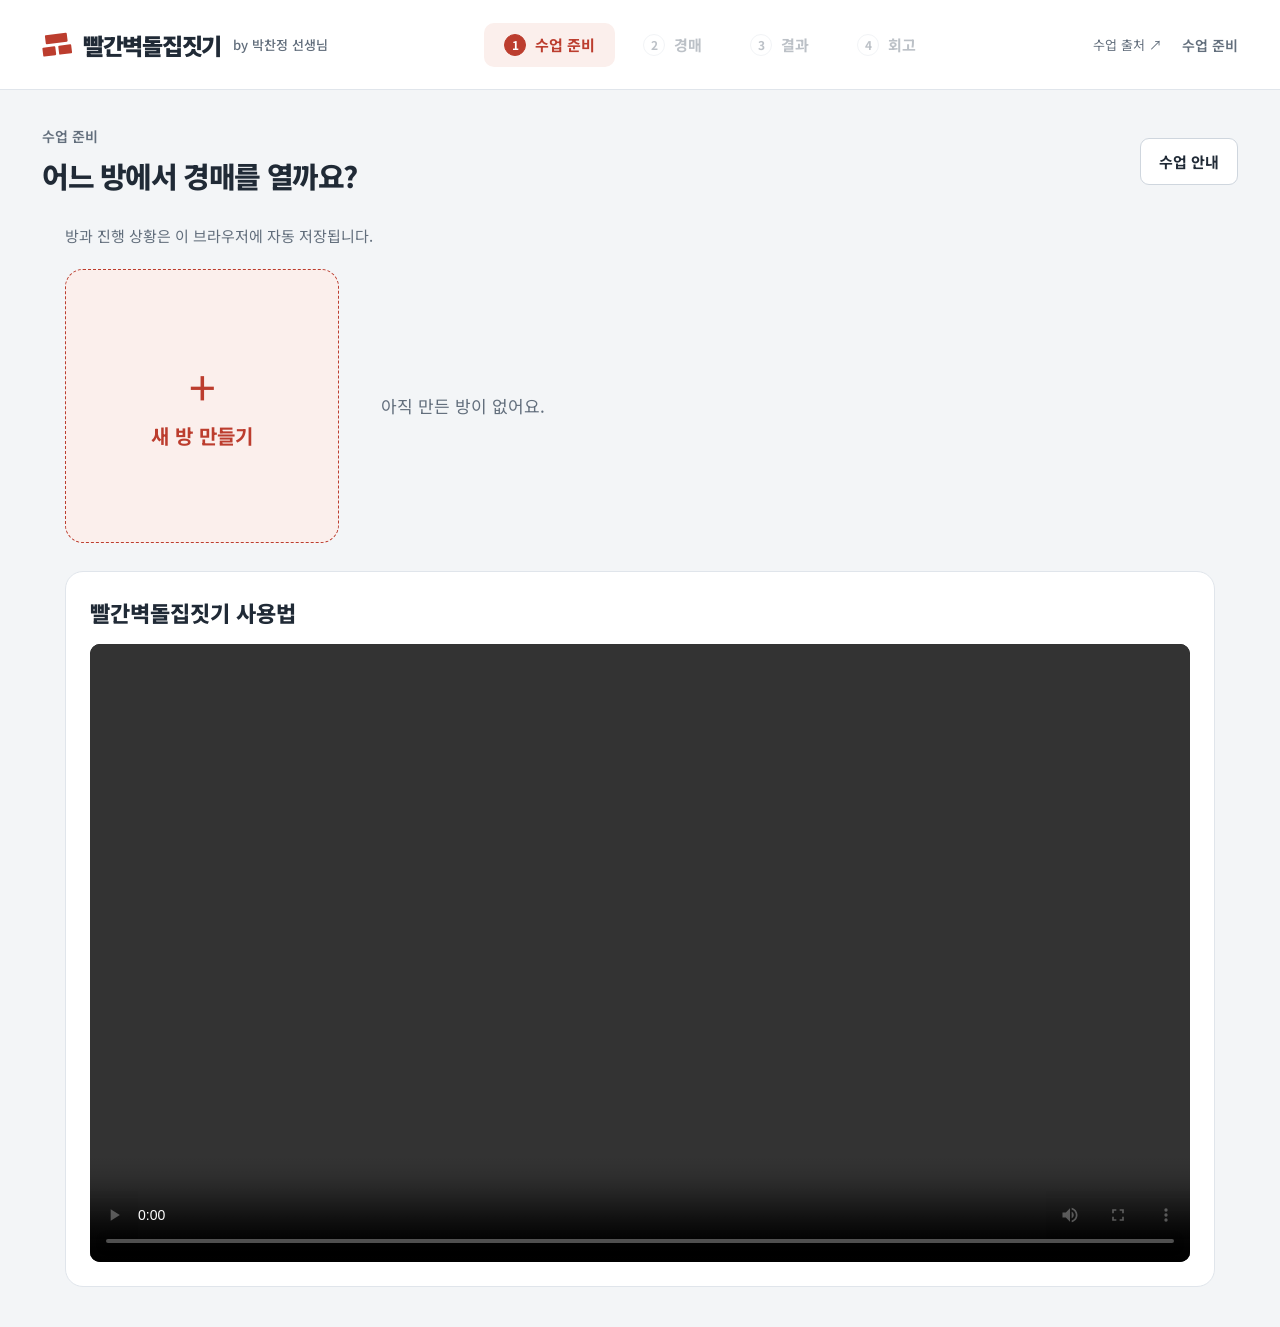
<file: index.html>
<!doctype html>
<html lang="ko">
<head>
  <meta charset="utf-8">
  <meta name="viewport" content="width=device-width,initial-scale=1">
  <title>빨간벽돌집짓기 — 재료 경매</title>
  <link rel="icon" type="image/svg+xml" href="./favicon.svg?v=blue2">
  <link rel="stylesheet" href="style.css?v=rooms2">
  <script src="auction-state.js?v=tutorial1" defer></script>
  <script src="app.js?v=rooms2" defer></script>
</head>
<body>
  <header class="header">
    <div class="brand-signature"><a class="brand" href="#auction" aria-label="빨간벽돌집짓기 경매 화면"><span class="brand-mark" aria-hidden="true"><i></i><i></i><i></i></span>빨간벽돌집짓기</a><span class="brand-credit">by 박찬정 선생님</span></div>
    <nav aria-label="수업 흐름">
      <button data-page="setup"><span>1</span> 수업 준비</button>
      <button data-page="auction" aria-current="page"><span>2</span> 경매</button>
      <button data-page="results"><span>3</span> 결과</button>
      <button data-page="reflection"><span>4</span> 회고</button>
    </nav>
    <div class="header-end"><a class="source-link teacher-only" href="https://padlet.com/parkcj99/padlet-pfg8ehn03qvt0bx" target="_blank" rel="noopener noreferrer">수업 출처 ↗</a><span class="class-name">수업 준비</span></div>
  </header>

  <main>
    <p id="student-message" class="student-message" role="status" hidden></p>
    <section id="auction" class="page">
      <div class="page-heading"><div class="teacher-only"><p class="eyebrow">우리 반 재료 경매</p><h1>어떤 선택으로 집을 지을까?</h1></div><a id="project" class="button outline" href="#auction" target="_blank" rel="noopener">학생 화면 열기 <span aria-hidden="true">↗</span></a></div>
      <div class="auction-layout">
        <aside class="materials panel"><h2>경매 재료</h2><div id="material-list"></div><div class="mission"><span class="tiny-house" aria-hidden="true">⌂</span><h3>집 한 채의 조건</h3><p>빨간 벽돌 2장<br>철근 1장<br>시멘트 1장<br>나무합판 1장</p></div></aside>

        <div class="stage-column">
          <section class="stage panel" aria-labelledby="material-name">
            <div class="stage-top teacher-only"><span id="round-label">첫 번째 재료</span><span id="remaining"></span></div>
            <div class="lot-details">
              <div class="material-art" aria-hidden="true"><div class="material-object brick"><i></i><i></i><i></i></div><span class="art-shadow"></span></div>
              <h2 class="lot-title"><span id="material-name">빨간 벽돌</span><span id="lot-count" class="lot-count">×1</span></h2>
              <div class="lot-quantity"><span id="quantity-label">판매 수량</span><div class="quantity" role="group" aria-labelledby="quantity-label"><button data-qty="-1" aria-label="판매 수량 줄이기">−</button><span class="quantity-value"><strong id="quantity">1</strong>장</span><button data-qty="1" aria-label="판매 수량 늘리기">+</button></div></div>
            </div>
            <div class="bid-details">
              <div class="price"><span id="bid-label">현재 입찰가</span><div><strong id="bid">3</strong><span>어스</span></div></div>
              <div class="bid-controls" role="group" aria-labelledby="bid-label"><button data-bid="-1" class="button outline" aria-label="입찰가 1어스 낮추기">−1</button><button data-bid="1" class="button primary" aria-label="입찰가 1어스 올리기">+1</button></div>
            </div>
          </section>
          <section class="sale-panel panel teacher-only"><div class="sale-heading"><h2>클릭 즉시 낙찰</h2><button id="undo" class="text-button">↶ 직전 낙찰 취소</button></div><div id="team-picks" class="team-picks" role="group" aria-label="팀을 누르면 바로 낙찰"></div><div class="recent"><div class="section-top"><h2>최근 낙찰</h2><span id="sale-count"></span></div><div id="recent-sales" aria-live="polite"></div></div><div class="sale-bottom"><button id="next" class="text-button">다음 재료 →</button></div></section>
        </div>

        <aside class="teams panel"><div class="section-top"><h2 class="teacher-only">팀별 잔액</h2><h2 class="student-only">참여 팀</h2><span class="teacher-only">어스</span></div><div id="team-list"></div></aside>
      </div>
    </section>

    <section id="setup" class="page" hidden>
      <div class="page-heading"><div><p class="eyebrow">수업 준비</p><h1>어느 방에서 경매를 열까요?</h1></div><button id="open-guide" class="button outline">수업 안내</button></div>
      <p class="room-storage-note">방과 진행 상황은 이 브라우저에 자동 저장됩니다.</p>
      <div id="room-lobby" class="room-lobby">
        <button id="new-room" class="panel create-room"><span class="create-plus" aria-hidden="true">+</span><span>새 방 만들기</span></button>
        <div id="session-list"></div>
      </div>
      <section class="panel tutorial-panel" aria-labelledby="video-title"><h2 id="video-title">빨간벽돌집짓기 사용법</h2><video id="tutorial-video" controls playsinline preload="metadata" aria-label="빨간벽돌집짓기 사용법 영상"><source src="./media/tutorial.mp4" type="video/mp4">영상 재생을 지원하지 않는 브라우저입니다. <a href="./media/tutorial.mp4">영상 파일 열기</a></video></section>
      <dialog id="room-create" aria-labelledby="room-create-title"><div class="create-heading"><h2 id="room-create-title">새 방 만들기</h2><button id="room-list" class="button outline" type="button">닫기</button></div>
      <p id="setup-error" class="setup-error" role="alert" hidden></p>
      <form id="setup-form" class="setup-layout">
        <section class="panel setup-panel"><h2>우리 반과 팀</h2><label for="class-input">방 이름</label><input id="class-input" placeholder="예: 2학년 3반" maxlength="40" required><div class="section-top field-heading"><h3>팀 수</h3><span>팀당 20어스</span></div><div class="count-input"><label for="team-count">팀 수 직접 입력</label><input id="team-count" type="number" min="2" max="10" step="1" value="4" required></div><div id="name-fields" class="name-fields"></div></section>
        <section class="panel setup-panel"><h2>재료 준비</h2><table class="stock-table"><thead><tr><th scope="col">재료</th><th scope="col">완성에 필요한 수량</th><th scope="col">전체 수량</th></tr></thead><tbody id="stock-fields"></tbody></table><div class="setup-note">나무합판은 팀 수보다 한 장 적게 준비합니다.</div><button class="button primary start" type="submit">방 만들고 입장 <span>→</span></button></section>
      </form></dialog>
    </section>

    <section id="results" class="page" hidden>
      <div class="page-heading"><div><p class="eyebrow">결과</p><h1>우리 팀의 경매 결과</h1></div><button class="button outline" data-page="auction">경매로 돌아가기 →</button></div>
      <div class="results-chart"><section class="panel chart-panel"><div class="section-top"><h2>낙찰 단가 추이</h2><span>어스/장</span></div><div id="chart-picks" class="chart-picks" role="group" aria-label="낙찰 단가 재료 선택"></div><div id="chart"></div></section></div>
      <section class="panel results-panel"><p id="winner" class="winner" hidden></p><div class="section-top"><h2>팀별 잔액 순위</h2><span id="results-status">현재까지의 결과</span></div><div class="table-scroll"><table class="results-table"><thead><tr><th scope="col">순위</th><th scope="col">팀</th><th scope="col">남은 어스</th><th scope="col">빨간 벽돌 <span>2장</span></th><th scope="col">철근 <span>1장</span></th><th scope="col">시멘트 <span>1장</span></th><th scope="col">나무합판 <span>1장</span></th><th scope="col">집짓기</th></tr></thead><tbody id="results-body"></tbody></table></div></section>
      <section class="panel purchase-panel"><h2>팀별 구매 내역</h2><div id="purchase-summary"></div></section>
    </section>
    <section id="reflection" class="page" hidden>
      <div class="page-heading"><div><p class="eyebrow">회고</p><h1>경매 회고</h1></div><button class="button outline" data-page="results">결과 다시 보기 →</button></div>
      <div class="reflection-navigation" aria-label="회고 질문 이동"><button id="reflection-prev" class="button outline" disabled>← 이전 질문</button><span id="reflection-step" role="status" aria-live="polite">1 / 7</span><button id="reflection-next" class="button dark">다음 질문 →</button></div>
      <div class="reflection-questions">
        <article class="panel reflection-question" data-reflection-question="0"><div class="reflection-material"><span class="reflection-icon" aria-hidden="true"><span class="material-object red_brick"><i></i><i></i><i></i></span></span><span>빨간 벽돌</span></div><h2>우리 팀은 필요한 만큼 샀을까?</h2><p>구매 기록에서 수량과 단가를 확인해 보자. 집 한 채에 필요한 2장보다 더 사는 선택은 어떤 이익과 부담을 만들까?</p><figure class="reflection-chart"><figcaption>낙찰 단가 추이 <span>어스/장</span></figcaption><div id="reflection-chart-0"></div></figure></article>
        <article class="panel reflection-question" data-reflection-question="1" hidden><div class="reflection-material"><span class="reflection-icon" aria-hidden="true"><span class="material-object iron"><i></i><i></i><i></i></span></span><span>철근</span></div><h2>기다렸다 사는 편이 더 유리했을까?</h2><p>처음과 나중의 철근 단가를 비교해 보자. 우리 팀이 산 시점은 적절했을까? 기다렸다면 어떤 위험이 있었을까?</p><figure class="reflection-chart"><figcaption>낙찰 단가 추이 <span>어스/장</span></figcaption><div id="reflection-chart-1"></div></figure></article>
        <article class="panel reflection-question" data-reflection-question="2" hidden><div class="reflection-material"><span class="reflection-icon" aria-hidden="true"><span class="material-object blue_brick"><i></i><i></i><i></i></span></span><span>파란 벽돌</span></div><h2>하나뿐이면 언제나 희소할까?</h2><p>집짓기에 필요 없어도 사고 싶은 팀이 있었을까? 수량과 원하는 팀 수를 근거로 희귀성과 희소성을 구분해 보자.</p><figure class="reflection-chart"><figcaption>낙찰 단가 추이 <span>어스/장</span></figcaption><div id="reflection-chart-2"></div></figure></article>
        <article class="panel reflection-question" data-reflection-question="3" hidden><div class="reflection-material"><span class="reflection-icon" aria-hidden="true"><span class="material-object cement"><i></i><i></i><i></i></span></span><span>시멘트</span></div><h2>그때 시멘트는 왜 그 가격이었을까?</h2><p>그래프에서 한 장면을 고르자. 당시 남은 수량과 입찰에 참여한 팀 수를 떠올리며, 그 가격이 나온 까닭을 설명해 보자.</p><figure class="reflection-chart"><figcaption>낙찰 단가 추이 <span>어스/장</span></figcaption><div id="reflection-chart-3"></div></figure></article>
        <article class="panel reflection-question" data-reflection-question="4" hidden><div class="reflection-material"><span class="reflection-icon" aria-hidden="true"><span class="material-object urethane"><i></i><i></i><i></i></span></span><span>우레탄</span></div><h2>단가가 싸면, 좋은 선택이었을까?</h2><p>묶음의 총액과 단가를 함께 보자. 그 돈으로 살 수 있었던 다른 재료와 비교하면, 어떤 선택이 더 나았을까?</p><figure class="reflection-chart"><figcaption>낙찰 단가 추이 <span>어스/장</span></figcaption><div id="reflection-chart-4"></div></figure></article>
        <article class="panel reflection-question" data-reflection-question="5" hidden><div class="reflection-material"><span class="reflection-icon" aria-hidden="true"><span class="material-object plywood"><i></i><i></i><i></i></span></span><span>나무합판</span></div><h2>다른 방법으로 나무합판을 구할 수 있었을까?</h2><p>준비된 수량과 필요한 팀 수를 비교하자. 더 높은 값을 부르는 방법 말고, 구매 시점이나 경쟁 방식을 바꿀 수 있었을까?</p><figure class="reflection-chart"><figcaption>낙찰 단가 추이 <span>어스/장</span></figcaption><div id="reflection-chart-5"></div></figure></article>
      <section class="reflection-summary" data-reflection-question="6" hidden><h2>다시 경매한다면, 어떤 선택을 바꿀까?</h2><p>구매 한 건을 골라 보자. 그 선택으로 포기한 대안 중 가장 가치 있는 것은 무엇일까? 그 기회비용을 생각하면 선택을 바꿀까?</p></section>
      </div>
    </section>
  </main>
  <div id="student-sale" class="student-sale" role="status" aria-live="polite" aria-atomic="true" hidden></div>
  <div id="material-intro" class="material-intro" role="status" aria-live="polite" hidden></div>
  <div id="save-error" class="save-error" role="alert" hidden><span>수업을 저장하지 못했습니다. 이 창을 닫기 전에 브라우저 저장 공간과 사이트 저장 권한을 확인하세요.</span><button id="retry-save" class="button outline">다시 저장</button></div>
  <dialog id="confirm-dialog" aria-labelledby="confirm-title"><form method="dialog"><h2 id="confirm-title"></h2><p id="confirm-message"></p><div class="dialog-actions"><button class="button outline" value="cancel" autofocus>취소</button><button id="confirm-action" class="button primary" value="confirm"></button></div></form></dialog>
  <dialog id="guide-dialog" aria-labelledby="guide-title"><div class="guide-heading"><h2 id="guide-title">빨간벽돌집짓기 수업</h2><form method="dialog"><button class="button outline" aria-label="수업 안내 닫기">닫기</button></form></div>
    <p>팀당 20어스로 재료를 경매에서 구입합니다. 빨간 벽돌 2장과 철근·시멘트·나무합판 각 1장을 모아 집을 완성하세요. 집을 완성한 팀 중 지출이 가장 적은 팀이 우승합니다.</p>
    <h3>수업 흐름</h3><p>희소성 개념 학습 → 재료 경매 → 구매 결과와 선택에 대한 회고</p>
    <h3>관찰할 장면</h3><ul><li>빨간 벽돌: 필요한 2장보다 많이 사는 팀이 있나요?</li><li>철근: 공급이 충분할 때 언제 구매하면 저렴할까요?</li><li>파란 벽돌: 단 한 장뿐이지만 집짓기에는 필요하지 않습니다. 희귀성과 희소성을 비교하세요.</li><li>시멘트: 수요가 몰릴 때 가격이 어떻게 바뀌나요?</li><li>우레탄: 집짓기에는 필요하지 않습니다. 묶음으로 팔면 반응이 달라질까요?</li><li>나무합판: 팀 수보다 한 장 적습니다. 어떤 선택과 경쟁이 발생하나요?</li></ul>
    <h3>핵심 질문</h3><ul><li>파란 벽돌 가격과 명품 가방의 높은 가격은 어떤 관련이 있을까요?</li><li>매우 추운 극지방에서 냉장고를 판매할 수 있을까요?</li><li>프랑스·이탈리아에서는 왜 과일은 싼데 굴 요리는 비쌀까요?</li><li>세계에 두 장만 남은 우표 중 하나를 가지고 있다면, 나머지 우표의 경매에서 어떤 선택을 할까요?</li></ul>
    <p>희소성은 욕구에 비해 자원이 부족한 상태, 희귀성은 절대적인 수량이 적은 상태입니다. 선택으로 포기한 것의 가치를 기회비용과 연결해 보세요.</p>
    <p><a href="https://padlet.com/parkcj99/padlet-pfg8ehn03qvt0bx" target="_blank" rel="noopener noreferrer">찬정샘의 수업 자료·활동지</a></p>
  </dialog>
  <p id="announcement" class="announcement" role="status" aria-live="polite"></p>
</body>
</html>
</file>
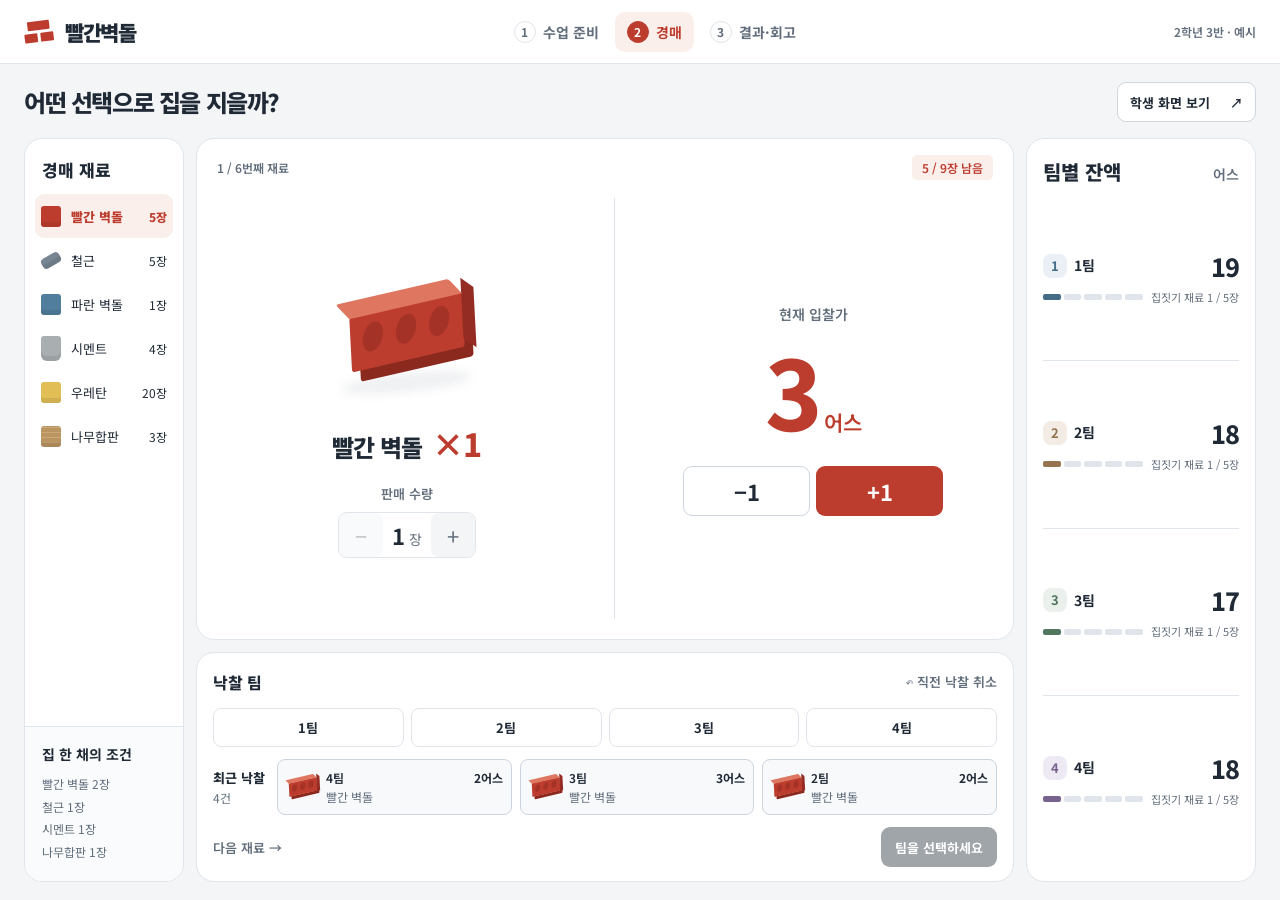
<file: mockup/index.html>
<!doctype html>
<html lang="ko">
<head>
  <meta charset="utf-8">
  <meta name="viewport" content="width=device-width,initial-scale=1">
  <title>빨간벽돌 — 수업 목업</title>
  <link rel="stylesheet" href="style.css?v=4">
  <script src="app.js?v=4" defer></script>
</head>
<body>
  <header class="header">
    <a class="brand" href="#auction" aria-label="빨간벽돌 경매 화면"><span class="brand-mark" aria-hidden="true"><i></i><i></i><i></i></span>빨간벽돌</a>
    <nav aria-label="수업 흐름">
      <button data-page="setup"><span>1</span> 수업 준비</button>
      <button data-page="auction" aria-current="page"><span>2</span> 경매</button>
      <button data-page="results"><span>3</span> 결과·회고</button>
    </nav>
    <span class="class-name">2학년 3반 · 예시</span>
  </header>

  <main>
    <section id="auction" class="page">
      <div class="page-heading"><div class="teacher-only"><p class="eyebrow">우리 반 재료 경매</p><h1>어떤 선택으로 집을 지을까?</h1></div><button id="project" class="button outline">학생 화면 보기 <span aria-hidden="true">↗</span></button></div>
      <div class="auction-layout">
        <aside class="materials panel"><h2>경매 재료</h2><div id="material-list"></div><div class="mission"><span class="tiny-house" aria-hidden="true">⌂</span><h3>집 한 채의 조건</h3><p>빨간 벽돌 2장<br>철근 1장<br>시멘트 1장<br>나무합판 1장</p></div></aside>

        <div class="stage-column">
          <section class="stage panel" aria-labelledby="material-name">
            <div class="stage-top teacher-only"><span id="round-label">첫 번째 재료</span><span id="remaining"></span></div>
            <div class="lot-details">
              <div class="material-art" aria-hidden="true"><div class="material-object brick"><i></i><i></i><i></i></div><span class="art-shadow"></span></div>
              <h2 class="lot-title"><span id="material-name">빨간 벽돌</span><span id="lot-count" class="lot-count">×1</span></h2>
              <div class="lot-quantity"><span id="quantity-label">판매 수량</span><div class="quantity" role="group" aria-labelledby="quantity-label"><button data-qty="-1" aria-label="판매 수량 줄이기">−</button><span class="quantity-value"><strong id="quantity">1</strong>장</span><button data-qty="1" aria-label="판매 수량 늘리기">+</button></div></div>
            </div>
            <div class="bid-details">
              <div class="price"><span id="bid-label">현재 입찰가</span><div><strong id="bid">3</strong><span>어스</span></div></div>
              <div class="bid-controls" role="group" aria-labelledby="bid-label"><button data-bid="-1" class="button outline" aria-label="입찰가 1어스 낮추기">−1</button><button data-bid="1" class="button primary" aria-label="입찰가 1어스 올리기">+1</button></div>
            </div>
          </section>
          <section class="sale-panel panel teacher-only"><div class="sale-heading"><h2>낙찰 팀</h2><button id="undo" class="text-button">↶ 직전 낙찰 취소</button></div><div id="team-picks" class="team-picks" role="group" aria-label="낙찰 팀 선택"></div><div class="recent"><div class="section-top"><h2>최근 낙찰</h2><span id="sale-count"></span></div><div id="recent-sales" aria-live="polite"></div></div><div class="sale-bottom"><button id="next" class="text-button">다음 재료 →</button><button id="sell" class="button dark" disabled>팀을 선택하세요</button></div></section>
        </div>

        <aside class="teams panel"><div class="section-top"><h2 class="teacher-only">팀별 잔액</h2><h2 class="student-only">참여 팀</h2><span class="teacher-only">어스</span></div><div id="team-list"></div></aside>
      </div>
    </section>

    <section id="setup" class="page" hidden>
      <div class="page-heading"><div><p class="eyebrow">수업 준비</p><h1>오늘의 경매를 열어볼까요?</h1></div></div>
      <form id="setup-form" class="setup-layout">
        <section class="panel setup-panel"><h2>우리 반과 팀</h2><label for="class-input">학급 이름</label><input id="class-input" value="2학년 3반" maxlength="40" required><div class="section-top field-heading"><h3>팀 수</h3><span>팀당 20어스</span></div><div class="count-picks" role="group" aria-label="팀 수"><button type="button" data-count="4" aria-pressed="true">4팀</button><button type="button" data-count="6" aria-pressed="false">6팀</button><button type="button" data-count="8" aria-pressed="false">8팀</button></div><div id="name-fields" class="name-fields"></div></section>
        <section class="panel setup-panel"><h2>재료 준비</h2><table class="stock-table"><thead><tr><th scope="col">재료</th><th scope="col">집 한 채</th><th scope="col">전체 수량</th></tr></thead><tbody id="stock-fields"></tbody></table><div class="setup-note">나무합판은 팀 수보다 한 장 적게 준비합니다.</div><button class="button primary start" type="submit">이 설정으로 새 경매 시작 <span>→</span></button><p class="replace-note">현재 예시 경매를 새 경매로 바꿉니다.</p></section>
      </form>
    </section>

    <section id="results" class="page" hidden>
      <div class="page-heading"><div><p class="eyebrow">결과·회고</p><h1>우리가 산 것은 재료였을까, 기회였을까?</h1></div><button class="button outline" data-page="auction">경매로 돌아가기 →</button></div>
      <div class="reflection-layout"><section class="panel chart-panel"><div class="section-top"><h2>낙찰 단가 추이</h2><span>어스/장</span></div><div id="chart-picks" class="chart-picks" role="group" aria-label="낙찰 단가 재료 선택"></div><div id="chart"></div></section><section class="reflection"><span class="question-mark" aria-hidden="true">?</span><h2>하나뿐인 파란 벽돌은<br>정말 필요했을까?</h2><p>희귀한 것과 희소한 것은 어떻게 다를까?</p><div class="reflection-rule"></div><h3>우리 팀의 선택을 돌아보면</h3><p>다시 경매한다면, 무엇을 다르게 살까?<br>그 선택으로 무엇을 포기해야 할까?</p></section></div>
      <section class="panel results-panel"><div class="section-top"><h2>우리 팀의 집짓기</h2><span id="results-status">현재까지의 결과</span></div><div class="table-scroll"><table class="results-table"><thead><tr><th scope="col">팀</th><th scope="col">빨간 벽돌 <span>2장</span></th><th scope="col">철근 <span>1장</span></th><th scope="col">시멘트 <span>1장</span></th><th scope="col">나무합판 <span>1장</span></th><th scope="col">남은 어스</th><th scope="col">집짓기</th></tr></thead><tbody id="results-body"></tbody></table></div></section>
    </section>
  </main>
  <p id="announcement" class="announcement" role="status" aria-live="polite"></p>
</body>
</html>
</file>
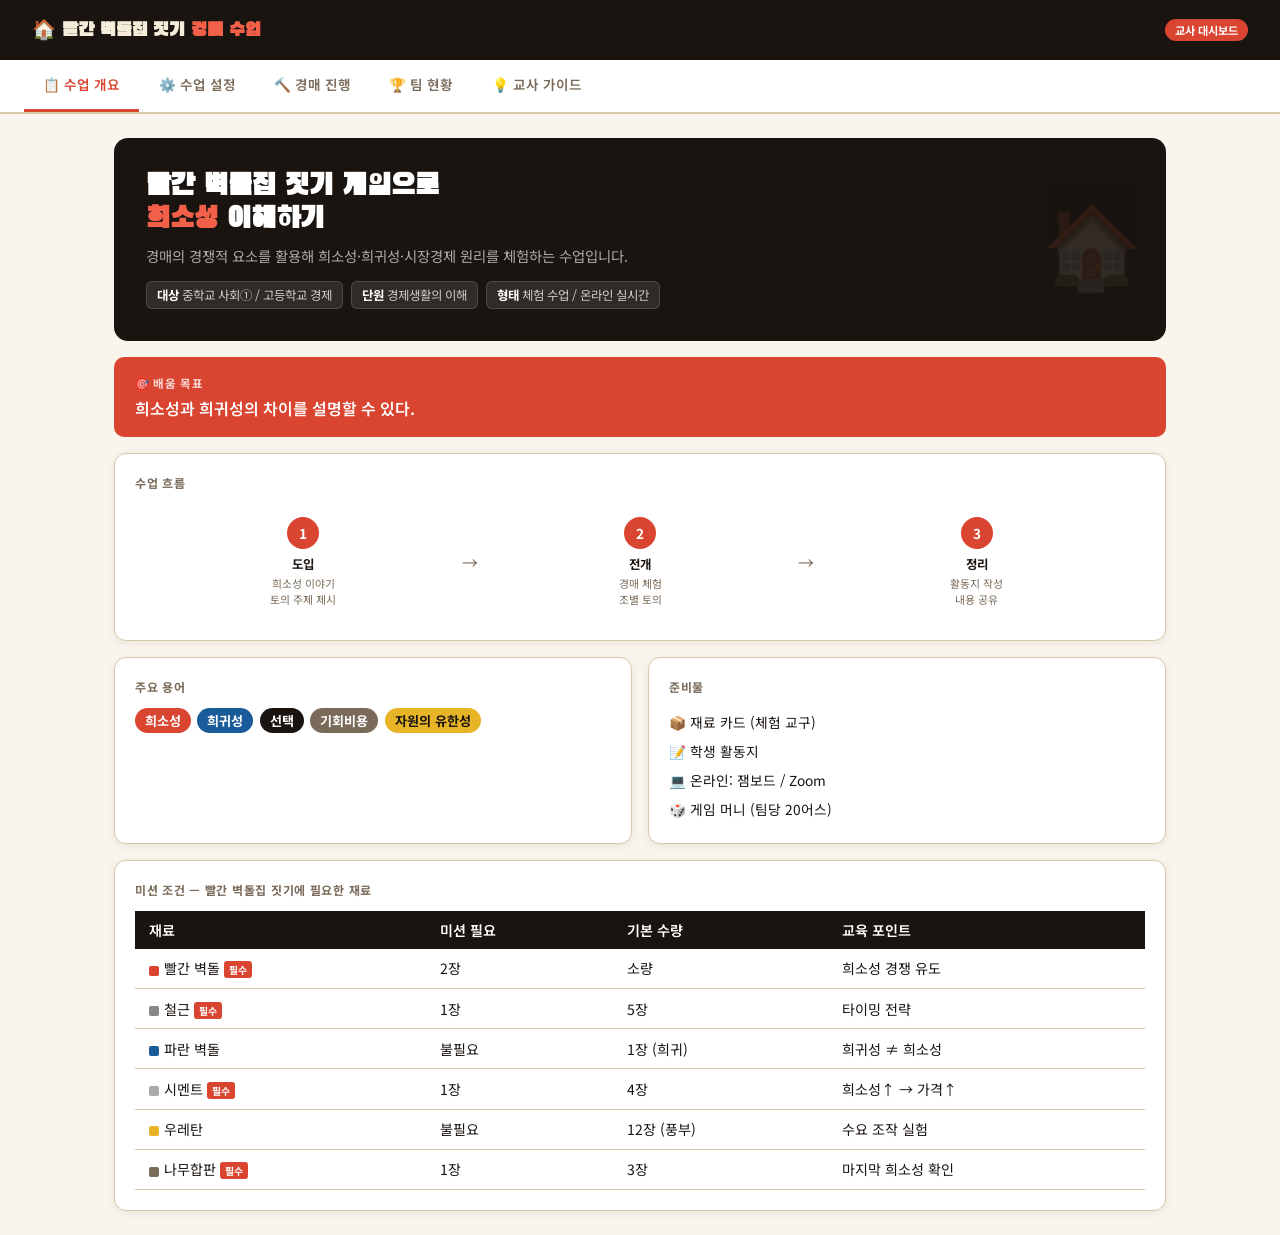
<file: 빨간벽돌집짓기.html>
<!DOCTYPE html>
<html lang="ko">
<head>
<meta charset="UTF-8">
<meta name="viewport" content="width=device-width, initial-scale=1.0">
<title>빨간 벽돌집 짓기 — 희소성 체험 수업</title>
<style>
@import url('https://fonts.googleapis.com/css2?family=Noto+Sans+KR:wght@400;600;700;900&family=Black+Han+Sans&display=swap');

:root {
  --red: #D94530; --red-dark: #A32E1E; --red-light: #F2604A;
  --sand: #F5EDD9; --cream: #FAF5EC; --ink: #1A1410;
  --muted: #7A6A5A; --green: #2E7D4F; --blue: #1A5C9A;
  --yellow: #E8B427; --border: #D6C8A8;
}
* { box-sizing: border-box; margin: 0; padding: 0; }
body { font-family: 'Noto Sans KR', sans-serif; background: var(--cream); color: var(--ink); min-height: 100vh; }

/* HEADER */
header {
  background: var(--ink); color: var(--sand); padding: 0 2rem;
  display: flex; align-items: center; justify-content: space-between;
  height: 60px; position: sticky; top: 0; z-index: 100;
}
header h1 { font-family: 'Black Han Sans', sans-serif; font-size: 1.2rem; }
header h1 span { color: var(--red-light); }
.badge { background: var(--red); color: white; font-size: 0.7rem; font-weight: 700; padding: 3px 10px; border-radius: 20px; }

/* TABS */
.tab-bar { background: white; border-bottom: 2px solid var(--border); display: flex; padding: 0 1.5rem; overflow-x: auto; scrollbar-width: none; }
.tab-bar::-webkit-scrollbar { display: none; }
.tab { padding: 0.9rem 1.2rem; font-size: 0.85rem; font-weight: 600; color: var(--muted); border-bottom: 3px solid transparent; cursor: pointer; white-space: nowrap; transition: all 0.2s; }
.tab:hover { color: var(--ink); }
.tab.active { color: var(--red); border-bottom-color: var(--red); }

/* PAGES */
.page { display: none; padding: 1.5rem; max-width: 1100px; margin: 0 auto; }
.page.active { display: block; }

/* COMMON */
.card { background: white; border: 1px solid var(--border); border-radius: 12px; padding: 1.25rem; box-shadow: 0 2px 8px rgba(26,20,16,0.08); }
.card-title { font-size: 0.75rem; font-weight: 700; color: var(--muted); text-transform: uppercase; letter-spacing: 0.06em; margin-bottom: 0.8rem; }
.sec-title { font-family: 'Black Han Sans', sans-serif; font-size: 1.4rem; margin-bottom: 1.2rem; display: flex; align-items: center; gap: 0.5rem; }
.sec-title::before { content:''; display:block; width:5px; height:1.3rem; background:var(--red); border-radius:3px; }
.grid2 { display: grid; grid-template-columns: 1fr 1fr; gap: 1rem; }
.grid3 { display: grid; grid-template-columns: repeat(3, 1fr); gap: 1rem; }
@media(max-width:700px) { .grid2,.grid3 { grid-template-columns: 1fr; } }
.mt { margin-top: 1rem; }
.mt2 { margin-top: 1.5rem; }

.btn { padding: 0.55rem 1.1rem; border-radius: 8px; border: none; cursor: pointer; font-family: 'Noto Sans KR', sans-serif; font-weight: 700; font-size: 0.88rem; transition: all 0.15s; }
.btn:active { transform: scale(0.97); }
.btn-red { background: var(--red); color: white; }
.btn-red:hover { background: var(--red-dark); }
.btn-ink { background: var(--ink); color: white; }
.btn-ink:hover { background: #333; }
.btn-ghost { background: transparent; color: var(--muted); border: 1.5px solid var(--border); }
.btn-ghost:hover { background: var(--sand); color: var(--ink); }
.btn-green { background: var(--green); color: white; }
.btn-green:hover { background: #1f5c39; }
.btn-lg { padding: 0.8rem 1.8rem; font-size: 0.95rem; }

input[type=number], input[type=text], select {
  width: 100%; padding: 0.5rem 0.75rem; border: 1.5px solid var(--border);
  border-radius: 7px; font-family: 'Noto Sans KR', sans-serif; font-size: 0.9rem;
  background: white; color: var(--ink);
}
input:focus, select:focus { outline: none; border-color: var(--red); }
label { font-size: 0.8rem; font-weight: 600; color: var(--muted); display: block; margin-bottom: 4px; }

/* ── OVERVIEW ── */
.hero { background: var(--ink); border-radius: 14px; padding: 2rem; color: white; margin-bottom: 1rem; position: relative; overflow: hidden; }
.hero::after { content:'🏠'; position:absolute; right:1.5rem; top:50%; transform:translateY(-50%); font-size:5rem; opacity:0.1; }
.hero h2 { font-family:'Black Han Sans',sans-serif; font-size:1.8rem; line-height:1.15; margin-bottom:0.5rem; }
.hero h2 em { color: var(--red-light); font-style: normal; }
.hero p { color: #aaa; font-size: 0.9rem; line-height: 1.7; max-width: 500px; }
.meta-tags { display:flex; flex-wrap:wrap; gap:0.5rem; margin-top:0.8rem; }
.meta-tag { background:rgba(255,255,255,0.1); border:1px solid rgba(255,255,255,0.15); border-radius:6px; padding:4px 10px; font-size:0.78rem; color:#ccc; }
.meta-tag b { color:white; }
.obj-box { background:var(--red); color:white; border-radius:10px; padding:1.1rem 1.3rem; margin-bottom:1rem; }
.obj-box .lbl { font-size:0.72rem; font-weight:700; opacity:0.8; letter-spacing:0.06em; margin-bottom:0.3rem; }
.obj-box p { font-size:1rem; font-weight:600; }
.flow { display:flex; gap:0; }
.flow-step { flex:1; text-align:center; padding:0.8rem 0.3rem; position:relative; }
.flow-step:not(:last-child)::after { content:'→'; position:absolute; right:-6px; top:50%; transform:translateY(-50%); color:var(--muted); }
.flow-num { width:32px; height:32px; border-radius:50%; background:var(--red); color:white; font-weight:700; display:flex; align-items:center; justify-content:center; margin:0 auto 0.4rem; font-size:0.85rem; }
.flow-lbl { font-size:0.78rem; font-weight:700; }
.flow-sub { font-size:0.68rem; color:var(--muted); margin-top:2px; }
.mat-table { width:100%; border-collapse:collapse; font-size:0.88rem; }
.mat-table th { background:var(--ink); color:white; padding:0.55rem 0.9rem; text-align:left; font-weight:600; }
.mat-table td { padding:0.6rem 0.9rem; border-bottom:1px solid var(--border); }
.mat-table tr:hover td { background:var(--sand); }
.dot { display:inline-block; width:10px; height:10px; border-radius:2px; margin-right:5px; vertical-align:middle; }
.tag-req { display:inline-block; background:var(--red); color:white; font-size:0.62rem; font-weight:700; padding:1px 5px; border-radius:3px; }

/* ── SETUP ── */
.alert { background:#fff4e0; border:1.5px solid #f0c060; border-radius:8px; padding:0.7rem 1rem; font-size:0.83rem; color:#7a5500; }
.alert::before { content:'⚠️ '; }
.auto-badge { display:inline-block; background:#e8f5e9; color:var(--green); font-size:0.65rem; font-weight:700; padding:1px 5px; border-radius:3px; margin-left:4px; }
.stock-row { display:flex; align-items:center; justify-content:space-between; padding:0.45rem 0; border-bottom:1px solid var(--border); gap:0.5rem; }
.stock-row:last-child { border-bottom:none; }
.stock-name { font-size:0.85rem; flex:1; }
.stock-auto { font-size:0.75rem; color:var(--muted); min-width:60px; text-align:right; }
.stock-input-wrap { display:flex; align-items:center; gap:4px; }
.stock-input-wrap input { width:58px; padding:4px 6px; border:1.5px solid var(--border); border-radius:6px; font-size:0.85rem; text-align:center; }
.stock-input-wrap input.auto-set { border-color:var(--green); background:#f0faf3; }

/* ── AUCTION ── */
.auction-wrap { display:grid; grid-template-columns: 1.8fr 1fr; gap:1rem; }
@media(max-width:860px) { .auction-wrap { grid-template-columns:1fr; } }
.auction-stage { background:var(--ink); border-radius:14px; padding:1.5rem; color:white; text-align:center; }
.stage-emoji { font-size:3rem; line-height:1; margin-bottom:0.25rem; }
.stage-name { font-family:'Black Han Sans',sans-serif; font-size:1.7rem; color:var(--red-light); }
.stage-stock-row { display:flex; justify-content:center; align-items:center; gap:0.8rem; margin:0.3rem 0 1rem; }
.stage-stock { color:#aaa; font-size:0.83rem; }
.stock-bar-wrap { flex:1; max-width:160px; height:6px; background:rgba(255,255,255,0.15); border-radius:3px; overflow:hidden; }
.stock-bar-fill { height:100%; background:var(--red-light); border-radius:3px; transition:width 0.4s; }
.bid-box { background:var(--red); border-radius:10px; padding:0.8rem 1.2rem; margin-bottom:0.9rem; }
.bid-lbl { font-size:0.68rem; opacity:0.85; letter-spacing:0.06em; }
.bid-num { font-family:'Black Han Sans',sans-serif; font-size:2.6rem; line-height:1; }
.bid-unit { font-size:0.85rem; opacity:0.8; }
.bid-row { display:flex; gap:0.4rem; justify-content:center; flex-wrap:wrap; margin-bottom:0.5rem; }
.sell-row { display:flex; gap:0.5rem; justify-content:center; flex-wrap:wrap; }

/* 팀별 낙찰 버튼 */
.team-bid-btn {
  padding: 0.45rem 0.9rem;
  border-radius: 8px;
  border: 1.5px solid rgba(255,255,255,0.25);
  background: rgba(255,255,255,0.1);
  color: white;
  font-family: 'Noto Sans KR', sans-serif;
  font-size: 0.82rem;
  font-weight: 700;
  cursor: pointer;
  transition: all 0.15s;
  line-height: 1.3;
  text-align: center;
}
.team-bid-btn:hover { background: var(--green); border-color: var(--green); transform: scale(1.04); }
.team-bid-btn:active { transform: scale(0.97); }
.team-bid-btn .tb-money { font-size: 0.68rem; font-weight: 400; opacity: 0.75; display:block; margin-top:1px; }
.team-bid-btn.no-money { opacity: 0.35; cursor: not-allowed; }
.team-bid-btn.no-money:hover { background: rgba(255,255,255,0.1); border-color: rgba(255,255,255,0.25); transform: none; }
.price-chart-card { background:white; border:1px solid var(--border); border-radius:12px; padding:1rem; }
.price-chart-title { font-size:0.75rem; font-weight:700; color:var(--muted); text-transform:uppercase; letter-spacing:0.06em; margin-bottom:0.7rem; display:flex; align-items:center; justify-content:space-between; }
.chart-mat-tabs { display:flex; gap:4px; flex-wrap:wrap; margin-bottom:0.7rem; }
.chart-tab { padding:3px 9px; border-radius:20px; font-size:0.72rem; font-weight:700; cursor:pointer; border:1.5px solid var(--border); color:var(--muted); background:white; transition:all 0.15s; }
.chart-tab.on { border-color:var(--red); color:var(--red); background:#fff0ee; }
.chart-area { position:relative; height:130px; }
.chart-svg { width:100%; height:100%; }
.no-data-msg { text-align:center; padding:2.5rem 0; color:var(--muted); font-size:0.82rem; }

/* 팀 머니 */
.team-grid { display:grid; grid-template-columns:1fr 1fr; gap:0.5rem; }
.team-chip { background:white; border:1.5px solid var(--border); border-radius:8px; padding:0.6rem 0.5rem; text-align:center; }
.team-chip .tc-name { font-size:0.72rem; font-weight:700; color:var(--muted); }
.team-chip .tc-money { font-family:'Black Han Sans',sans-serif; font-size:1.25rem; color:var(--ink); }
.team-chip .tc-unit { font-size:0.65rem; font-family:'Noto Sans KR',sans-serif; font-weight:400; }
.team-chip.highlight { border-color:var(--red); background:#fff0ee; }

/* 대기열 */
.queue-list { display:flex; flex-direction:column; gap:0.4rem; }
.queue-row { display:flex; align-items:center; gap:0.6rem; padding:0.6rem 0.8rem; background:white; border:1.5px solid var(--border); border-radius:8px; font-size:0.83rem; cursor:pointer; transition:all 0.15s; }
.queue-row:hover { border-color:var(--red); background:#fff8f7; }
.queue-row.cur { border-color:var(--red); background:#fff0ee; font-weight:700; }
.queue-row.done { opacity:0.4; cursor:default; text-decoration:line-through; }
.queue-row.done:hover { border-color:var(--border); background:white; }
.qnum { width:20px; height:20px; border-radius:50%; background:var(--sand); display:flex; align-items:center; justify-content:center; font-size:0.68rem; font-weight:700; flex-shrink:0; }
.queue-row.cur .qnum { background:var(--red); color:white; }
.qcount { margin-left:auto; font-size:0.72rem; color:var(--muted); }

/* 타이머 */
.timer-box { background:var(--ink); border-radius:10px; padding:1rem; text-align:center; color:white; }
.timer-lbl { font-size:0.7rem; color:#777; letter-spacing:0.06em; margin-bottom:0.2rem; }
.timer-num { font-family:'Black Han Sans',sans-serif; font-size:2.6rem; color:var(--red-light); line-height:1; }
.timer-num.warn { color:var(--yellow); }
.timer-btns { display:flex; gap:0.4rem; justify-content:center; margin-top:0.7rem; }

/* 로그 */
.log-box { height:180px; overflow-y:auto; font-size:0.78rem; color:var(--muted); background:var(--sand); border-radius:8px; padding:0.5rem 0.7rem; }
.log-row { padding:2px 0; border-bottom:1px solid #e8dcc4; }
.log-row .lt { color:#bbb; margin-right:5px; }
.log-row.win .lm { color:var(--green); font-weight:700; }

/* ── SCORE ── */
.score-table { width:100%; border-collapse:collapse; font-size:0.87rem; }
.score-table th { background:var(--ink); color:white; padding:0.6rem 0.8rem; text-align:center; font-size:0.78rem; }
.score-table td { padding:0.6rem 0.8rem; text-align:center; border-bottom:1px solid var(--border); }
.score-table tr:hover td { background:var(--sand); }
.ms-ok { display:inline-block; background:#d4edda; color:var(--green); font-size:0.72rem; font-weight:700; padding:2px 8px; border-radius:12px; }
.ms-fail { display:inline-block; background:#fde8e8; color:var(--red); font-size:0.72rem; font-weight:700; padding:2px 8px; border-radius:12px; }
.winner-box { text-align:center; padding:1.5rem; }

/* ── TIPS ── */
.pb { display:inline-block; background:var(--sand); border:1px solid var(--border); border-radius:6px; padding:3px 9px; font-size:0.75rem; font-weight:700; color:var(--muted); margin-bottom:0.6rem; }
.tip { background:white; border-left:4px solid var(--red); border-radius:0 8px 8px 0; padding:0.9rem 1.1rem; margin-bottom:0.7rem; font-size:0.87rem; line-height:1.7; }
.tip .tl { font-weight:700; font-size:0.72rem; color:var(--red); letter-spacing:0.05em; text-transform:uppercase; margin-bottom:0.25rem; }
.q-item { background:var(--sand); border-radius:8px; padding:0.7rem 0.9rem; margin-bottom:0.4rem; font-size:0.87rem; line-height:1.6; }
.q-item::before { content:'💬 '; }

/* ── MODAL ── */
.modal-bg { display:none; position:fixed; inset:0; background:rgba(0,0,0,0.55); z-index:500; align-items:center; justify-content:center; }
.modal-bg.open { display:flex; }
.modal { background:white; border-radius:14px; padding:1.8rem; max-width:420px; width:92%; box-shadow:0 20px 60px rgba(0,0,0,0.25); }
.modal h3 { font-family:'Black Han Sans',sans-serif; font-size:1.25rem; margin-bottom:1.1rem; }
.modal-row { margin-bottom:0.8rem; }
.modal-actions { display:flex; gap:0.5rem; justify-content:flex-end; margin-top:1.3rem; }

/* ── TOAST ── */
#toast { position:fixed; bottom:1.5rem; right:1.5rem; background:var(--ink); color:white; padding:0.7rem 1.2rem; border-radius:9px; font-size:0.88rem; font-weight:600; opacity:0; pointer-events:none; transition:opacity 0.3s; z-index:999; }
#toast.show { opacity:1; }
</style>
</head>
<body>

<header>
  <h1>🏠 빨간 벽돌집 짓기 <span>경매 수업</span></h1>
  <span class="badge">교사 대시보드</span>
</header>

<div class="tab-bar">
  <div class="tab active"  data-tab="overview">📋 수업 개요</div>
  <div class="tab"         data-tab="setup">⚙️ 수업 설정</div>
  <div class="tab"         data-tab="auction">🔨 경매 진행</div>
  <div class="tab"         data-tab="score">🏆 팀 현황</div>
  <div class="tab"         data-tab="tips">💡 교사 가이드</div>
</div>

<!-- ══ 1. 개요 ══ -->
<div id="page-overview" class="page active">
  <div class="hero">
    <h2>빨간 벽돌집 짓기 게임으로<br><em>희소성</em> 이해하기</h2>
    <p>경매의 경쟁적 요소를 활용해 희소성·희귀성·시장경제 원리를 체험하는 수업입니다.</p>
    <div class="meta-tags">
      <span class="meta-tag"><b>대상</b> 중학교 사회① / 고등학교 경제</span>
      <span class="meta-tag"><b>단원</b> 경제생활의 이해</span>
      <span class="meta-tag"><b>형태</b> 체험 수업 / 온라인 실시간</span>
    </div>
  </div>
  <div class="obj-box">
    <div class="lbl">🎯 배움 목표</div>
    <p>희소성과 희귀성의 차이를 설명할 수 있다.</p>
  </div>
  <div class="card mt">
    <div class="card-title">수업 흐름</div>
    <div class="flow">
      <div class="flow-step"><div class="flow-num">1</div><div class="flow-lbl">도입</div><div class="flow-sub">희소성 이야기<br>토의 주제 제시</div></div>
      <div class="flow-step"><div class="flow-num">2</div><div class="flow-lbl">전개</div><div class="flow-sub">경매 체험<br>조별 토의</div></div>
      <div class="flow-step"><div class="flow-num">3</div><div class="flow-lbl">정리</div><div class="flow-sub">활동지 작성<br>내용 공유</div></div>
    </div>
  </div>
  <div class="grid2 mt">
    <div class="card">
      <div class="card-title">주요 용어</div>
      <div style="display:flex;flex-wrap:wrap;gap:0.4rem;margin-top:0.2rem;">
        <span style="background:var(--red);color:white;padding:3px 10px;border-radius:20px;font-size:0.82rem;font-weight:700;">희소성</span>
        <span style="background:var(--blue);color:white;padding:3px 10px;border-radius:20px;font-size:0.82rem;font-weight:700;">희귀성</span>
        <span style="background:var(--ink);color:white;padding:3px 10px;border-radius:20px;font-size:0.82rem;font-weight:700;">선택</span>
        <span style="background:var(--muted);color:white;padding:3px 10px;border-radius:20px;font-size:0.82rem;font-weight:700;">기회비용</span>
        <span style="background:var(--yellow);color:var(--ink);padding:3px 10px;border-radius:20px;font-size:0.82rem;font-weight:700;">자원의 유한성</span>
      </div>
    </div>
    <div class="card">
      <div class="card-title">준비물</div>
      <ul style="list-style:none;font-size:0.86rem;line-height:2.1;">
        <li>📦 재료 카드 (체험 교구)</li>
        <li>📝 학생 활동지</li>
        <li>💻 온라인: 잼보드 / Zoom</li>
        <li>🎲 게임 머니 (팀당 20어스)</li>
      </ul>
    </div>
  </div>
  <div class="card mt">
    <div class="card-title">미션 조건 — 빨간 벽돌집 짓기에 필요한 재료</div>
    <table class="mat-table" style="margin-top:0.5rem;">
      <thead><tr><th>재료</th><th>미션 필요</th><th>기본 수량</th><th>교육 포인트</th></tr></thead>
      <tbody>
        <tr><td><span class="dot" style="background:#D94530"></span>빨간 벽돌 <span class="tag-req">필수</span></td><td>2장</td><td>소량</td><td>희소성 경쟁 유도</td></tr>
        <tr><td><span class="dot" style="background:#888"></span>철근 <span class="tag-req">필수</span></td><td>1장</td><td>5장</td><td>타이밍 전략</td></tr>
        <tr><td><span class="dot" style="background:#1A5C9A"></span>파란 벽돌</td><td>불필요</td><td>1장 (희귀)</td><td>희귀성 ≠ 희소성</td></tr>
        <tr><td><span class="dot" style="background:#aaa"></span>시멘트 <span class="tag-req">필수</span></td><td>1장</td><td>4장</td><td>희소성↑ → 가격↑</td></tr>
        <tr><td><span class="dot" style="background:#E8B427"></span>우레탄</td><td>불필요</td><td>12장 (풍부)</td><td>수요 조작 실험</td></tr>
        <tr><td><span class="dot" style="background:#7A6A5A"></span>나무합판 <span class="tag-req">필수</span></td><td>1장</td><td>3장</td><td>마지막 희소성 확인</td></tr>
      </tbody>
    </table>
  </div>
</div>

<!-- ══ 2. 설정 ══ -->
<div id="page-setup" class="page">
  <div class="sec-title">수업 설정</div>
  <div class="grid2">
    <div class="card">
      <div class="card-title">팀 구성</div>
      <label>총 팀 수</label>
      <select id="teamCount" onchange="onTeamCountChange()">
        <option value="2">2팀</option>
        <option value="3">3팀</option>
        <option value="4" selected>4팀</option>
        <option value="5">5팀</option>
        <option value="6">6팀</option>
        <option value="7">7팀</option>
        <option value="8">8팀</option>
        <option value="9">9팀</option>
        <option value="10">10팀</option>
      </select>
      <div id="teamNameInputs" style="margin-top:1rem;"></div>
      <div class="alert mt" style="margin-top:0.8rem;">팀당 시작 금액: <b>20어스</b></div>
    </div>
    <div class="card">
      <div class="card-title">재료별 경매 수량</div>
      <div id="stockInputs"></div>
    </div>
  </div>
  <div class="card mt">
    <div class="card-title">팀 수별 권장 카드 수량 — 자동 계산 기준표</div>
    <table class="mat-table" style="margin-top:0.4rem;font-size:0.82rem;">
      <thead><tr><th>재료</th><th>규칙</th><th>4팀</th><th>6팀</th><th>7팀</th><th>10팀</th></tr></thead>
      <tbody>
        <tr><td>🧱 빨간 벽돌</td><td style="color:var(--muted)">팀수 × 2 + 1</td><td>9</td><td>13</td><td>15</td><td>21</td></tr>
        <tr><td>🔩 철근</td><td style="color:var(--muted)">팀수 + 1</td><td>5</td><td>7</td><td>8</td><td>11</td></tr>
        <tr style="background:#fff8f7;"><td>🔷 파란 벽돌</td><td style="color:var(--red);font-weight:700;">고정 1장</td><td>1</td><td>1</td><td>1</td><td>1</td></tr>
        <tr><td>🪨 시멘트</td><td style="color:var(--muted)">팀수 × 1</td><td>4</td><td>6</td><td>7</td><td>10</td></tr>
        <tr style="background:#fff8f7;"><td>🟡 우레탄</td><td style="color:var(--red);font-weight:700;">고정 20장</td><td>20</td><td>20</td><td>20</td><td>20</td></tr>
        <tr><td>🪵 나무합판</td><td style="color:var(--muted)">팀수 - 1</td><td>3</td><td>5</td><td>6</td><td>9</td></tr>
      </tbody>
    </table>
    <div style="font-size:0.78rem;color:var(--muted);margin-top:0.6rem;">💡 팀 수 변경 시 수량 자동 갱신 | 빨간 배경 = 고정값(수정 불가) | 초록 테두리 = 자동 계산값 | 직접 수정하면 흰색으로 변경</div>
  </div>
  <div style="margin-top:1.5rem;">
    <button class="btn btn-red btn-lg" onclick="applySetup()">✅ 설정 완료 — 경매 시작</button>
  </div>
</div>

<!-- ══ 3. 경매 ══ -->
<div id="page-auction" class="page">
  <!-- 팀 미설정 안내 (초기 상태) -->
  <div id="auction-empty" style="text-align:center;padding:4rem;">
    <div style="font-size:3rem;margin-bottom:1rem;">⚙️</div>
    <p style="color:var(--muted);">먼저 <strong>수업 설정</strong> 탭에서 팀 구성을 완료하세요.</p>
    <button class="btn btn-red" style="margin-top:1rem;" onclick="switchTab('setup')">설정하러 가기</button>
  </div>
  <!-- 실제 경매 UI (팀 설정 완료 후 표시) -->
  <div id="auction-main" style="display:none;">
    <!-- 저장 상태 표시 -->
    <div style="display:flex;align-items:center;justify-content:space-between;margin-bottom:0.8rem;">
      <span id="saveStatus" style="font-size:0.75rem;color:var(--muted);">💾 자동저장 대기 중</span>
      <button onclick="saveProgress();showSaveStatus()" class="btn btn-ghost" style="font-size:0.75rem;padding:3px 10px;">💾 지금 저장</button>
    </div>
    <div class="auction-wrap">
      <!-- 왼쪽: 경매 스테이지 -->
      <div>
        <div class="auction-stage">
          <div class="stage-emoji" id="stageEmoji">🧱</div>
          <div class="stage-name" id="stageName">빨간 벽돌</div>
          <div class="stage-stock-row">
            <div class="stage-stock" id="stageStock">— / —</div>
            <div class="stock-bar-wrap"><div class="stock-bar-fill" id="stockBarFill" style="width:100%"></div></div>
          </div>
          <div class="bid-box">
            <div class="bid-lbl">현재 입찰가</div>
            <div class="bid-num" id="bidNum">1</div>
            <div class="bid-unit">어스</div>
          </div>
          <div class="bid-row">
            <button class="btn btn-ghost" style="color:white;border-color:#555;" onclick="changeBid(-5)">− 5</button>
            <button class="btn btn-ghost" style="color:white;border-color:#555;" onclick="changeBid(-1)">− 1</button>
            <button class="btn btn-red btn-lg" onclick="raiseBid()">🔺 호가 올리기 (+1)</button>
            <button class="btn btn-ghost" style="color:white;border-color:#555;" onclick="changeBid(5)">+ 5</button>
          </div>
          <!-- 팀별 낙찰 버튼 -->
          <div style="margin-top:0.8rem;">
            <div style="font-size:0.7rem;color:#888;letter-spacing:0.06em;text-transform:uppercase;margin-bottom:0.5rem;">🏷 낙찰 팀 선택</div>
            <div id="teamBidBtns" style="display:flex;flex-wrap:wrap;gap:0.4rem;justify-content:center;"></div>
          </div>
          <div class="sell-row" style="margin-top:0.6rem;">
            <button class="btn btn-ghost" style="color:white;border-color:#555;" onclick="skipItem()">다음 재료 →</button>
          </div>
        </div>

        <!-- 타이머 -->
        <div class="timer-box mt">
          <div class="timer-lbl">⏱ 경매 타이머</div>
          <div class="timer-num" id="timerDisplay">1:00</div>
          <div class="timer-btns">
            <button class="btn btn-ghost" style="color:white;border-color:#555;" onclick="resetTimer(30)">30초</button>
            <button class="btn btn-ghost" style="color:white;border-color:#555;" onclick="resetTimer(60)">1분</button>
            <button class="btn btn-ghost" style="color:white;border-color:#555;" onclick="resetTimer(120)">2분</button>
            <button class="btn btn-red" id="timerToggleBtn" onclick="toggleTimer()">▶ 시작</button>
          </div>
        </div>

        <!-- 로그 -->
        <div class="card mt">
          <div class="card-title">경매 기록</div>
          <div class="log-box" id="logBox">
            <div class="log-row"><span class="lt">--:--</span><span class="lm">경매를 시작하세요.</span></div>
          </div>
        </div>
      </div>

      <!-- 오른쪽: 팀 잔액 + 대기열 -->
      <div>
        <div class="card">
          <div class="card-title">💰 팀별 잔액 (어스)</div>
          <div class="team-grid" id="teamGrid"></div>
        </div>
        <div class="card mt">
          <div class="card-title">📦 경매 순서</div>
          <div class="queue-list" id="queueList"></div>
        </div>
        <!-- 낙찰가 추이 차트 -->
        <div class="price-chart-card mt">
          <div class="price-chart-title">
            <span>📈 낙찰가 추이</span>
          </div>
          <div class="chart-mat-tabs" id="chartTabs"></div>
          <div class="chart-area" id="chartArea">
            <div class="no-data-msg">낙찰이 발생하면<br>여기에 가격 추이가 표시됩니다.</div>
          </div>
        </div>
      </div>
    </div>
  </div>
</div>
    </div>
  </div>
</div>

<!-- ══ 4. 팀 현황 ══ -->
<div id="page-score" class="page">
  <div class="sec-title">팀 현황 &amp; 결과</div>
  <div class="card" id="scoreCard">
    <div style="text-align:center;padding:2rem;color:var(--muted);">설정 후 경매를 진행하면 결과가 여기에 표시됩니다.</div>
  </div>
  <button class="btn btn-red mt" onclick="renderScore()">🔄 결과 새로고침</button>
</div>

<!-- ══ 5. 가이드 ══ -->
<div id="page-tips" class="page">
  <div class="sec-title">교사 진행 가이드</div>
  <div class="pb">📖 도입 단계</div>
  <div class="tip"><div class="tl">도입 이야기 예시</div>프랑스·이탈리아에서 과일은 싼데 굴 요리는 비싼 이유, 극지방에서 냉장고를 팔 수 있을까? 등 흥미로운 질문으로 시작하세요.</div>
  <div class="tip"><div class="tl">핵심 개념 (학생 수준에 따라 선제공 가능)</div>
    <b>희소성</b>: 욕구는 무한, 자원은 한정 → 선택의 문제 발생<br>
    <b>희귀성</b>: 욕구와 무관하게 절대적 수량이 적은 것<br>
    <b>기회비용</b>: 선택으로 인해 포기한 것의 가치
  </div>
  <hr style="border:none;border-top:1px solid var(--border);margin:1rem 0;">
  <div class="pb">🔨 경매 진행 — 재료별 관찰 포인트</div>
  <div class="tip"><div class="tl">① 빨간 벽돌</div>2장만 필요한데 3장 확보하려는 팀이 생기는지 관찰. 1어스에 살 수 있는 재료를 얼마에 구매하는지 확인.</div>
  <div class="tip"><div class="tl">② 철근 (5장, 공급 충분)</div>공급이 충분할 때 <em>언제 구매하면 저렴한지</em> 생각해보게 하세요.</div>
  <div class="tip"><div class="tl">③ 파란 벽돌 (1장, 희귀) — 핵심!</div>미션에 <b>불필요</b>한 재료. "희소한 것과 희귀한 것이 어떻게 다를까?" 학생들이 왜 파란 벽돌을 사려 하는지 관찰.</div>
  <div class="tip"><div class="tl">④ 시멘트</div>희소성이 커질수록 가격·경쟁이 어떻게 변하는지 관찰.</div>
  <div class="tip"><div class="tl">⑤ 우레탄 (12장, 풍부)</div>구매 의사가 없을 때 할인 또는 묶음 판매를 시도해보세요. 12장을 1어스부터 묶어 팔면 어떻게 반응하는지 실험!</div>
  <div class="tip"><div class="tl">⑥ 나무합판 (3장)</div>희소성↔가격 관계를 학생들이 발견했는지, 경쟁 회피 전략을 쓰는 학생이 있는지 관찰.</div>
  <hr style="border:none;border-top:1px solid var(--border);margin:1rem 0;">
  <div class="pb">🗣 토의 주제</div>
  <div class="q-item">명품 가방의 가격이 높은 이유에 대해 서술해 봅시다.</div>
  <div class="q-item">세계에서 두 장만 남은 고가 우표가 있다. 한 장을 내가 보유하고 나머지가 경매에 나왔다면, 내 우표의 희소성을 높이려면 어떻게 해야 할까?</div>
  <div class="q-item">프랑스·이탈리아에서는 왜 과일은 싼데 굴 요리는 비쌀까?</div>
  <div class="q-item">매우 추운 극지방에서 냉장고는 판매할 수 있을까?</div>
  <hr style="border:none;border-top:1px solid var(--border);margin:1rem 0;">
  <div class="pb">💻 온라인 수업 전환 시</div>
  <div class="tip"><div class="tl">온라인 진행 방법</div>Zoom 화면공유 + 채팅창으로 경매 참여 / 소회의실 조별 토의<br>
    <a href="https://jamboard.google.com/d/1nbfBM_0cK72jgOWeXH5VFHWFjtmJst7i0QjAlY3wU0E/" target="_blank" style="color:var(--red);font-weight:700;">잼보드 바로가기 🔗</a>
  </div>
</div>

<div id="toast"></div>

<script>
// ═══════════════════════════════════════
//  MATERIAL DEFAULTS
// ═══════════════════════════════════════
const MATERIAL_DEFAULTS = [
  { id:'red_brick',  name:'빨간 벽돌', emoji:'🧱', missionNeed:2 },
  { id:'iron',       name:'철근',      emoji:'🔩', missionNeed:1 },
  { id:'blue_brick', name:'파란 벽돌', emoji:'🔷', missionNeed:0 },
  { id:'cement',     name:'시멘트',    emoji:'🪨', missionNeed:1 },
  { id:'urethane',   name:'우레탄',    emoji:'🟡', missionNeed:0 },
  { id:'plywood',    name:'나무합판',  emoji:'🪵', missionNeed:1 },
];

// 팀 수 → 권장 카드 수량 (확정 규칙)
// 빨간 벽돌 : 팀수 × 2 + 1
// 철근      : 팀수 + 1
// 파란 벽돌 : 항상 1장 (고정)
// 시멘트    : 팀수
// 우레탄    : 항상 20장 (고정)
// 나무합판  : 팀수 - 1
function calcRecommendedStock(n) {
  return {
    red_brick:  n * 2 + 1,
    iron:       n + 1,
    blue_brick: 1,
    cement:     n,
    urethane:   20,
    plywood:    Math.max(1, n - 1),
  };
}

// ═══════════════════════════════════════
//  RUNTIME STATE
// ═══════════════════════════════════════
let teams       = [];
let materials   = [];
let curIdx      = 0;
let curBid      = 1;
let logs        = [];
let saleHistory = [];       // { matId, price, teamName }
let chartMatId  = 'red_brick';
let timerSec    = 60;
let timerRunning = false;
let timerInterval = null;

// ═══════════════════════════════════════
//  TAB
// ═══════════════════════════════════════
function switchTab(id) {
  document.querySelectorAll('.tab').forEach(t => t.classList.toggle('active', t.dataset.tab === id));
  document.querySelectorAll('.page').forEach(p => p.classList.toggle('active', p.id === 'page-' + id));
  if (id === 'auction') refreshAuctionUI();
  if (id === 'score')   renderScore();
}
document.querySelectorAll('.tab').forEach(t => t.addEventListener('click', () => switchTab(t.dataset.tab)));

// ═══════════════════════════════════════
//  SETUP
// ═══════════════════════════════════════
function buildSetupForm() {
  const n = parseInt(document.getElementById('teamCount').value);
  const rec = calcRecommendedStock(n);

  // 팀 이름
  let html = '';
  for (let i = 1; i <= n; i++) {
    html += `<div style="margin-bottom:0.45rem;">
      <label>팀 ${i} 이름</label>
      <input type="text" id="tname${i}" value="${i}팀">
    </div>`;
  }
  document.getElementById('teamNameInputs').innerHTML = html;

  // 재료 수량 (자동 계산값 표시, 직접 수정 가능)
  document.getElementById('stockInputs').innerHTML = MATERIAL_DEFAULTS.map((m, i) => {
    const auto = rec[m.id];
    const fixed = (m.id === 'blue_brick' || m.id === 'urethane' || m.id === 'plywood');
    const fixedLabel = m.id === 'blue_brick' ? '고정 1장' : m.id === 'urethane' ? '고정 20장' : m.id === 'plywood' ? '팀수-1' : '';
    return `<div class="stock-row">
      <span class="stock-name">${m.emoji} ${m.name}${fixed ? ` <span style="font-size:0.62rem;color:var(--red);margin-left:3px;">${fixedLabel}</span>` : ''}</span>
      <span class="stock-auto" id="auto${i}">권장 ${auto}장</span>
      <div class="stock-input-wrap">
        <input type="number" id="mstock${i}" value="${auto}" min="1" max="99" class="auto-set"
          ${fixed ? 'readonly' : `oninput="onStockInput(${i})"`}>
      </div>
    </div>`;
  }).join('');
}

function onTeamCountChange() {
  const n = parseInt(document.getElementById('teamCount').value);
  const rec = calcRecommendedStock(n);
  MATERIAL_DEFAULTS.forEach((m, i) => {
    const inp = document.getElementById('mstock' + i);
    const autoEl = document.getElementById('auto' + i);
    if (!inp) return;
    const auto = rec[m.id];
    inp.value = auto;
    inp.classList.add('auto-set');
    if (autoEl) autoEl.textContent = `권장 ${auto}장`;
  });
  // 팀 이름 입력란도 갱신
  buildSetupForm();
}

function onStockInput(idx) {
  const inp = document.getElementById('mstock' + idx);
  if (inp) inp.classList.remove('auto-set');
}

function applySetup() {
  const n = parseInt(document.getElementById('teamCount').value);
  teams = [];
  for (let i = 1; i <= n; i++) {
    const el = document.getElementById('tname' + i);
    teams.push({ name: el ? (el.value.trim() || `${i}팀`) : `${i}팀`, money: 20, items: {} });
  }
  materials = MATERIAL_DEFAULTS.map((m, i) => {
    const stockEl = document.getElementById('mstock' + i);
    const stock = stockEl ? (parseInt(stockEl.value) || 1) : 1;
    return { ...m, stock, soldCount: 0 };
  });
  curIdx = 0; curBid = 1; logs = []; saleHistory = [];
  clearInterval(timerInterval); timerRunning = false; timerSec = 60;
  saveProgress();
  toast('설정 완료! 경매를 시작하세요 🎉');
  setTimeout(() => switchTab('auction'), 700);
}

// ═══════════════════════════════════════
//  AUCTION UI
// ═══════════════════════════════════════
function refreshAuctionUI() {
  const empty = teams.length === 0;
  document.getElementById('auction-empty').style.display = empty ? 'block' : 'none';
  document.getElementById('auction-main').style.display  = empty ? 'none'  : 'block';
  if (empty) return;
  updateStage(); updateTeamGrid(); updateQueue(); updateTimerDisplay();
  renderChartTabs(); renderChart();
}

function updateStage() {
  const m = materials[curIdx];
  const remaining = m.stock - m.soldCount;
  const pct = m.stock > 0 ? (remaining / m.stock * 100) : 0;
  document.getElementById('stageEmoji').textContent = m.emoji;
  document.getElementById('stageName').textContent  = m.name;
  document.getElementById('stageStock').textContent = `남은 ${remaining}장 / 전체 ${m.stock}장`;
  const bar = document.getElementById('stockBarFill');
  bar.style.width = pct + '%';
  bar.style.background = pct <= 25 ? '#ff4444' : pct <= 50 ? 'var(--yellow)' : 'var(--red-light)';
  document.getElementById('bidNum').textContent = curBid;
  updateTeamBidBtns();
}

function updateTeamBidBtns() {
  const wrap = document.getElementById('teamBidBtns');
  if (!wrap) return;
  wrap.innerHTML = teams.map((t, i) => {
    const canAfford = t.money >= curBid;
    return `<button class="team-bid-btn${canAfford ? '' : ' no-money'}"
      onclick="${canAfford ? `sellTo(${i})` : ''}"
      ${canAfford ? '' : 'disabled title="잔액 부족"'}>
      ${t.name}
      <span class="tb-money">${t.money}어스 보유</span>
    </button>`;
  }).join('');
}

function updateTeamGrid() {
  document.getElementById('teamGrid').innerHTML = teams.map(t => `
    <div class="team-chip">
      <div class="tc-name">${t.name}</div>
      <div class="tc-money">${t.money}<span class="tc-unit"> 어스</span></div>
    </div>`).join('');
}

function updateQueue() {
  document.getElementById('queueList').innerHTML = materials.map((m, i) => {
    const done = m.soldCount >= m.stock;
    const cur  = i === curIdx && !done;
    const cls  = cur ? 'cur' : done ? 'done' : '';
    const onclick = (!done && !cur) ? `onclick="jumpToItem(${i})"` : '';
    const remaining = m.stock - m.soldCount;
    return `<div class="queue-row ${cls}" ${onclick}>
      <div class="qnum">${i + 1}</div>
      <span>${m.emoji} ${m.name}</span>
      <span class="qcount">${done ? '매진' : `${remaining}/${m.stock}`}</span>
    </div>`;
  }).join('');
}

// ═══════════════════════════════════════
//  BID
// ═══════════════════════════════════════
function changeBid(delta) {
  curBid = Math.max(1, curBid + delta);
  document.getElementById('bidNum').textContent = curBid;
  updateTeamBidBtns();
}

function raiseBid() {
  curBid++;
  document.getElementById('bidNum').textContent = curBid;
  updateTeamBidBtns();
  addLog(`📢 ${materials[curIdx].name} — ${curBid}어스 호가`);
}

// 팀 버튼 직접 클릭 → 즉시 낙찰
function sellTo(ti) {
  const team = teams[ti];
  const mat  = materials[curIdx];
  if (curBid > team.money) { toast(`❌ ${team.name} 잔액 부족!`); return; }

  team.money -= curBid;
  team.items[mat.id] = (team.items[mat.id] || 0) + 1;
  mat.soldCount++;
  saleHistory.push({ matId: mat.id, price: curBid, teamName: team.name });

  addLog(`🏷 [낙찰] ${team.name} ← ${mat.name} (${curBid}어스)`, true);
  toast(`✅ ${team.name} 낙찰 완료!`);

  if (mat.soldCount >= mat.stock) {
    addLog(`📦 ${mat.name} 매진!`);
    moveToNext();
  } else {
    curBid = 1;
    updateStage(); updateQueue();
  }
  updateTeamGrid();
  renderChartTabs(); renderChart();
  saveProgress();
}

function skipItem() {
  addLog(`⏭ ${materials[curIdx].name} 건너뜀`);
  moveToNext();
  saveProgress();
}

function jumpToItem(i) {
  curIdx = i; curBid = 1;
  updateStage(); updateQueue();
}

function moveToNext() {
  let next = curIdx + 1;
  while (next < materials.length && materials[next].soldCount >= materials[next].stock) next++;
  if (next < materials.length) curIdx = next;
  curBid = 1;
  updateStage(); updateQueue();
}

// ═══════════════════════════════════════
//  PRICE CHART
// ═══════════════════════════════════════
function renderChartTabs() {
  const el = document.getElementById('chartTabs');
  if (!el) return;
  el.innerHTML = MATERIAL_DEFAULTS.map(m => {
    const cnt = saleHistory.filter(s => s.matId === m.id).length;
    const on = m.id === chartMatId ? 'on' : '';
    return `<button class="chart-tab ${on}" onclick="setChartMat('${m.id}')">${m.emoji} ${m.name}${cnt > 0 ? ` <b style="color:var(--red)">${cnt}</b>` : ''}</button>`;
  }).join('');
}

function setChartMat(id) {
  chartMatId = id; renderChartTabs(); renderChart();
}

function renderChart() {
  const area = document.getElementById('chartArea');
  if (!area) return;
  const sales = saleHistory.filter(s => s.matId === chartMatId);
  if (sales.length === 0) {
    area.innerHTML = '<div class="no-data-msg">이 재료의 낙찰 기록이 없습니다.</div>';
    return;
  }

  const W=320, H=130, PL=34, PR=8, PT=12, PB=26;
  const prices = sales.map(s => s.price);
  const minP = Math.max(0, Math.min(...prices) - 1);
  const maxP = Math.max(...prices) + 1;
  const range = maxP - minP || 1;
  const toX = i => PL + i * (W - PL - PR) / Math.max(sales.length - 1, 1);
  const toY = p => PT + (1 - (p - minP) / range) * (H - PT - PB);

  const pts = sales.map((s, i) => `${toX(i).toFixed(1)},${toY(s.price).toFixed(1)}`).join(' ');

  // Y축 눈금 3개
  const yVals = [minP, Math.round((minP + maxP) / 2), maxP];
  const yGrid = yVals.map(v => {
    const y = toY(v).toFixed(1);
    return `<line x1="${PL}" y1="${y}" x2="${W-PR}" y2="${y}" stroke="#eee" stroke-width="1"/>
            <text x="${PL-3}" y="${(parseFloat(y)+3.5).toFixed(1)}" text-anchor="end" font-size="9" fill="#bbb">${v}</text>`;
  }).join('');

  // 면적 채우기
  const areaPath = `${PL},${toY(sales[0].price).toFixed(1)} ${pts} ${toX(sales.length-1).toFixed(1)},${H-PB} ${PL},${H-PB}`;

  // 점 + 라벨 + X축(팀명)
  const dots = sales.map((s, i) => {
    const x = toX(i).toFixed(1), y = toY(s.price).toFixed(1);
    const labelY = parseFloat(y) < PT + 13 ? (parseFloat(y) + 13).toFixed(1) : (parseFloat(y) - 4).toFixed(1);
    const shortName = s.teamName.length > 3 ? s.teamName.slice(0, 3) : s.teamName;
    return `<circle cx="${x}" cy="${y}" r="4" fill="var(--red)" stroke="white" stroke-width="1.5"/>
            <text x="${x}" y="${labelY}" text-anchor="middle" font-size="9" fill="#333" font-weight="700">${s.price}</text>
            <text x="${x}" y="${H-4}" text-anchor="middle" font-size="8" fill="#999">${shortName}</text>`;
  }).join('');

  area.innerHTML = `<svg viewBox="0 0 ${W} ${H}" xmlns="http://www.w3.org/2000/svg" style="width:100%;height:100%;">
    ${yGrid}
    <line x1="${PL}" y1="${PT}" x2="${PL}" y2="${H-PB}" stroke="#ddd" stroke-width="1"/>
    <line x1="${PL}" y1="${H-PB}" x2="${W-PR}" y2="${H-PB}" stroke="#ddd" stroke-width="1"/>
    <polyline points="${areaPath}" fill="var(--red)" fill-opacity="0.07" stroke="none"/>
    <polyline points="${pts}" fill="none" stroke="var(--red)" stroke-width="2.5" stroke-linejoin="round" stroke-linecap="round"/>
    ${dots}
  </svg>`;
}

// ═══════════════════════════════════════
//  LOG
// ═══════════════════════════════════════
function addLog(text, isWin = false) {
  const now = new Date();
  const ts = `${String(now.getHours()).padStart(2,'0')}:${String(now.getMinutes()).padStart(2,'0')}:${String(now.getSeconds()).padStart(2,'0')}`;
  logs.unshift({ ts, text, isWin });
  const box = document.getElementById('logBox');
  if (!box) return;
  box.innerHTML = logs.map(l =>
    `<div class="log-row ${l.isWin ? 'win' : ''}"><span class="lt">${l.ts}</span><span class="lm">${l.text}</span></div>`
  ).join('');
}

// ═══════════════════════════════════════
//  TIMER
// ═══════════════════════════════════════
function resetTimer(sec) {
  clearInterval(timerInterval); timerRunning = false; timerSec = sec;
  document.getElementById('timerToggleBtn').textContent = '▶ 시작';
  updateTimerDisplay();
}
function toggleTimer() {
  if (timerRunning) {
    clearInterval(timerInterval); timerRunning = false;
    document.getElementById('timerToggleBtn').textContent = '▶ 재개';
  } else {
    timerRunning = true;
    document.getElementById('timerToggleBtn').textContent = '⏸ 정지';
    timerInterval = setInterval(() => {
      timerSec--;
      updateTimerDisplay();
      if (timerSec <= 0) {
        clearInterval(timerInterval); timerRunning = false;
        document.getElementById('timerToggleBtn').textContent = '▶ 시작';
        toast('⏰ 시간 종료!');
      }
    }, 1000);
  }
}
function updateTimerDisplay() {
  const el = document.getElementById('timerDisplay');
  if (!el) return;
  const m = Math.floor(timerSec / 60), s = timerSec % 60;
  el.textContent = `${m}:${String(s).padStart(2,'0')}`;
  el.classList.toggle('warn', timerSec <= 10 && timerSec > 0);
}

// ═══════════════════════════════════════
//  SCORE
// ═══════════════════════════════════════
function renderScore() {
  const card = document.getElementById('scoreCard');
  if (!teams.length) {
    card.innerHTML = '<div style="text-align:center;padding:2rem;color:var(--muted);">설정 후 경매를 진행하면 결과가 표시됩니다.</div>';
    return;
  }
  const MISSION = {};
  MATERIAL_DEFAULTS.forEach(m => { if (m.missionNeed > 0) MISSION[m.id] = m.missionNeed; });
  let bestTeam = null, bestCost = Infinity;
  const rows = teams.map(t => {
    const spent = 20 - t.money;
    const ok = Object.entries(MISSION).every(([k, n]) => (t.items[k] || 0) >= n);
    if (ok && spent < bestCost) { bestCost = spent; bestTeam = t.name; }
    return `<tr>
      <td><b>${t.name}</b></td><td>${t.money}</td>
      <td>${t.items.red_brick||0}</td><td>${t.items.iron||0}</td><td>${t.items.blue_brick||0}</td>
      <td>${t.items.cement||0}</td><td>${t.items.urethane||0}</td><td>${t.items.plywood||0}</td>
      <td>${spent}</td>
      <td>${ok ? '<span class="ms-ok">✅ 성공</span>' : '<span class="ms-fail">❌ 미달</span>'}</td>
    </tr>`;
  }).join('');
  const winnerHtml = bestTeam
    ? `<div class="winner-box"><div style="font-size:2rem;">🏆</div>
       <div style="font-family:'Black Han Sans',sans-serif;font-size:1.5rem;color:var(--red);margin:0.3rem 0;">${bestTeam} 우승!</div>
       <div style="color:var(--muted);font-size:0.85rem;">최저 비용 ${bestCost}어스로 미션 성공!</div></div>` : '';
  card.innerHTML = `<div style="overflow-x:auto"><table class="score-table">
    <thead><tr><th>팀</th><th>잔액</th><th>🧱빨간벽돌</th><th>🔩철근</th><th>🔷파란벽돌</th><th>🪨시멘트</th><th>🟡우레탄</th><th>🪵나무합판</th><th>총지출</th><th>미션</th></tr></thead>
    <tbody>${rows}</tbody></table></div>${winnerHtml}`;
}

// ═══════════════════════════════════════
//  저장 / 복구 (localStorage)
// ═══════════════════════════════════════
const SAVE_KEY = 'auction_class_save';

function saveProgress() {
  try {
    localStorage.setItem(SAVE_KEY, JSON.stringify({
      teams, materials, curIdx, curBid, logs, saleHistory, savedAt: new Date().toISOString()
    }));
    showSaveStatus();
  } catch(e) {}
}

function showSaveStatus() {
  const el = document.getElementById('saveStatus');
  if (!el) return;
  const now = new Date();
  const t = `${String(now.getHours()).padStart(2,'0')}:${String(now.getMinutes()).padStart(2,'0')}:${String(now.getSeconds()).padStart(2,'0')}`;
  el.textContent = `💾 ${t} 자동저장 완료`;
  el.style.color = 'var(--green)';
  setTimeout(() => { el.style.color = 'var(--muted)'; }, 2000);
}

function loadProgress() {
  try {
    const raw = localStorage.getItem(SAVE_KEY);
    if (!raw) return null;
    return JSON.parse(raw);
  } catch(e) { return null; }
}

function clearProgress() {
  localStorage.removeItem(SAVE_KEY);
}

function restoreSession(saved) {
  teams       = saved.teams;
  materials   = saved.materials;
  curIdx      = saved.curIdx;
  curBid      = saved.curBid;
  logs        = saved.logs || [];
  saleHistory = saved.saleHistory || [];
  clearInterval(timerInterval); timerRunning = false; timerSec = 60;
  switchTab('auction');
  // 로그 복원
  const box = document.getElementById('logBox');
  if (box && logs.length) {
    box.innerHTML = logs.map(l =>
      `<div class="log-row ${l.isWin ? 'win' : ''}"><span class="lt">${l.ts}</span><span class="lm">${l.text}</span></div>`
    ).join('');
  }
}

// 복구 배너 (경매 탭 상단에 표시)
function showRestoreBanner(saved) {
  const savedAt = new Date(saved.savedAt);
  const timeStr = `${String(savedAt.getHours()).padStart(2,'0')}:${String(savedAt.getMinutes()).padStart(2,'0')}`;
  const teamStr = saved.teams.map(t => `${t.name}(${t.money}어스)`).join(', ');
  const banner = document.createElement('div');
  banner.id = 'restore-banner';
  banner.style.cssText = `
    position:fixed; top:60px; left:0; right:0; z-index:300;
    background:#1A1410; color:white; padding:0.9rem 1.5rem;
    display:flex; align-items:center; justify-content:space-between; gap:1rem;
    border-bottom:3px solid var(--red); flex-wrap:wrap;
  `;
  banner.innerHTML = `
    <div>
      <div style="font-size:0.75rem;color:#F2604A;font-weight:700;letter-spacing:0.05em;margin-bottom:2px;">⚡ 저장된 수업 진행 상황이 있습니다 (${timeStr} 기준)</div>
      <div style="font-size:0.8rem;color:#ccc;">${teamStr}</div>
    </div>
    <div style="display:flex;gap:0.5rem;flex-shrink:0;">
      <button onclick="doRestore()" style="padding:0.45rem 1rem;background:var(--red);color:white;border:none;border-radius:7px;font-family:'Noto Sans KR',sans-serif;font-weight:700;font-size:0.85rem;cursor:pointer;">↩ 이어서 진행</button>
      <button onclick="dismissRestore()" style="padding:0.45rem 1rem;background:transparent;color:#aaa;border:1.5px solid #444;border-radius:7px;font-family:'Noto Sans KR',sans-serif;font-weight:700;font-size:0.85rem;cursor:pointer;">무시</button>
    </div>`;
  document.body.appendChild(banner);
  // 배너 높이만큼 탭바 아래 페이지 여백 추가
  document.querySelectorAll('.page').forEach(p => p.style.paddingTop = '5rem');
}

function doRestore() {
  const saved = loadProgress();
  if (!saved) return;
  restoreSession(saved);
  dismissRestore();
  toast('✅ 이전 진행 상황을 복구했습니다.');
}

function dismissRestore() {
  const b = document.getElementById('restore-banner');
  if (b) b.remove();
  document.querySelectorAll('.page').forEach(p => p.style.paddingTop = '');
}

// ═══════════════════════════════════════
//  TOAST
// ═══════════════════════════════════════
function toast(msg) {
  const el = document.getElementById('toast');
  el.textContent = msg; el.classList.add('show');
  setTimeout(() => el.classList.remove('show'), 2500);
}

// ═══════════════════════════════════════
//  INIT
// ═══════════════════════════════════════
buildSetupForm();

// 저장 데이터가 있으면 복구 배너 표시
const _saved = loadProgress();
if (_saved && _saved.teams && _saved.teams.length > 0) {
  showRestoreBanner(_saved);
}
</script>
</body>
</html>
</file>
<file: style.css>
@import url('https://fonts.googleapis.com/css2?family=Gowun+Batang:wght@700&family=Noto+Sans+KR:wght@400;500;600;700;800;900&display=swap');

:root{--paper:#f3f5f7;--white:#fff;--ink:#202a36;--muted:#626e7c;--line:#e0e5eb;--red:#bc3d2e;--red-light:#fbefec;--blue:#3f657f;--green:#31684e;--radius:18px;font-family:'Noto Sans KR',sans-serif;color:var(--ink);background:var(--paper);font-synthesis:none}
*{box-sizing:border-box}body{margin:0}button,input{font:inherit}button,a,input{-webkit-tap-highlight-color:transparent}button{cursor:pointer;color:inherit}button:disabled{cursor:default;opacity:.42}button,a{touch-action:manipulation}button:focus-visible,a:focus-visible,input:focus-visible{outline:3px solid var(--blue);outline-offset:4px}button{transition:background .15s,transform .15s}button:not(:disabled):active{transform:translateY(1px)}a{color:inherit}h1,h2,h3,p{margin:0}h2{font-size:17px;font-weight:800}h3{font-size:15px}button{border:0;background:none}[hidden]{display:none!important}
.header{height:90px;border-bottom:1px solid var(--line);background:white;display:flex;align-items:center;justify-content:space-between;padding:0 42px;gap:25px}.brand{display:flex;align-items:center;gap:12px;font-size:23px;font-weight:900;text-decoration:none;letter-spacing:-1.3px}.brand-mark{display:grid;grid-template-columns:13px 13px;gap:3px;transform:rotate(-7deg)}.brand-mark i{background:var(--red);height:9px;border-radius:1px}.brand-mark i:first-child{grid-column:1/3;width:22px;justify-self:center}.header nav{display:flex;gap:8px}.header nav button{display:flex;align-items:center;gap:9px;padding:11px 20px;border-radius:10px;color:var(--muted);font-weight:700;font-size:15px}.header nav button span{display:inline-grid;place-items:center;width:22px;height:22px;border:1px solid var(--line);border-radius:50%;font-size:12px}.header nav button[aria-current]{color:var(--red);background:var(--red-light)}.header nav button[aria-current] span{color:white;background:var(--red);border-color:var(--red)}.class-name{font-size:14px;font-weight:600;color:var(--muted)}
main{max-width:1600px;margin:auto;padding:36px 42px 40px}.page-heading{display:flex;align-items:center;justify-content:space-between;gap:24px;margin-bottom:27px}.eyebrow{font-size:14px;color:var(--muted);font-weight:600;margin-bottom:8px}h1{font-size:29px;letter-spacing:-1.4px;font-weight:800;line-height:1.45}.button{display:inline-flex;align-items:center;justify-content:center;gap:20px;min-height:46px;padding:12px 18px;border-radius:9px;font-size:15px;font-weight:700;white-space:nowrap}.outline{border:1px solid #cfd6de;background:white}.outline:hover{background:#edf0f3}.primary{background:var(--red);color:white}.primary:hover{background:#a63225}.dark{background:var(--ink);color:white}.dark:hover{background:#364456}.panel{background:white;border:1px solid var(--line);border-radius:var(--radius)}.auction-layout{display:grid;grid-template-columns:215px minmax(380px,1fr) 292px;gap:20px;align-items:start}.materials{padding:23px 12px 0;overflow:hidden}.materials>h2{padding:0 10px 20px}.material-row{display:grid;grid-template-columns:30px 1fr auto;align-items:center;gap:8px;text-align:left;padding:15px 10px;width:100%;border-radius:9px;font-size:14px;min-height:58px}.material-row:hover{background:var(--paper)}.material-row[aria-pressed=true]{background:var(--red-light);color:var(--red);font-weight:800}.material-row .stock{font-size:13px;font-variant-numeric:tabular-nums}.swatch{width:24px;height:21px;display:inline-block;border-radius:3px;box-shadow:inset 0 -5px 0 #00000015;background:var(--material);vertical-align:middle}.swatch.iron{width:23px;height:11px;border-radius:4px;transform:rotate(-30deg)}.swatch.cement{height:25px;width:21px;border-radius:3px 3px 6px 6px}.swatch.plywood{background:repeating-linear-gradient(0deg,#ba9461 0 4px,#cca878 4px 5px)}.mission{margin:26px -12px 0;padding:22px;background:#fafbfc;border-top:1px solid var(--line)}.tiny-house{font-size:42px;line-height:1;color:#9ca5af;display:block;margin-bottom:12px}.mission h3{margin-bottom:9px}.mission p{font-size:13px;line-height:1.9;color:var(--muted)}
.stage-column{display:grid;gap:16px}.stage{position:relative;overflow:hidden;text-align:center;padding:23px 30px 25px;background-color:#fff;background-image:radial-gradient(#cfd7e1 0.7px,transparent .7px);background-size:18px 18px}.stage-top{display:flex;justify-content:space-between;font-size:13px;font-weight:600;color:var(--muted)}#remaining{color:var(--red);background:var(--red-light);padding:4px 10px;border-radius:5px;margin-top:-4px}.material-art{height:148px;position:relative;display:grid;place-items:center;margin:8px 0 2px;isolation:isolate}.material-object{position:relative;width:136px;height:64px;transform:rotate(-13deg) skewX(-10deg);border-radius:4px;background:#bc3d2e;box-shadow:10px 13px 0 #8c291f;z-index:1}.material-object:before{content:'';position:absolute;inset:-18px 0 auto 0;height:20px;background:#df7760;transform:skewX(38deg);transform-origin:bottom;border-radius:3px 3px 0 0}.material-object:after{content:'';position:absolute;right:-14px;top:-9px;width:15px;height:70px;background:#942c23;transform:skewY(43deg);z-index:-1}.material-object i{position:absolute;top:11px;width:24px;height:34px;background:#a53227;border-radius:50%;transform:rotate(15deg)}.material-object i:nth-child(1){left:15px}.material-object i:nth-child(2){left:55px}.material-object i:nth-child(3){left:95px}.art-shadow{position:absolute;width:180px;height:19px;border-radius:50%;background:#23344a12;filter:blur(5px);bottom:12px;transform:rotate(-6deg)}.material-object.blue_brick{background:#4c789f;box-shadow:10px 13px 0 #315978}.material-object.blue_brick:before{background:#87a8c6}.material-object.blue_brick:after,.material-object.blue_brick i{background:#315978}.material-object.iron{height:27px;background:repeating-linear-gradient(90deg,#657482 0 10px,#b0bac3 10px 13px);box-shadow:8px 8px 0 #45515c}.material-object.iron:before,.material-object.iron:after,.material-object.iron i,.material-object.cement i,.material-object.urethane i,.material-object.plywood i{display:none}.material-object.cement{width:94px;height:108px;background:#afb6b7;box-shadow:8px 7px 0 #777f82;border-radius:10px 10px 18px 18px}.material-object.cement:before{height:12px;top:0;background:#828c91}.material-object.cement:after{display:none}.material-object.urethane{height:45px;background:#e2bf56;box-shadow:8px 10px 0 #ac8a28}.material-object.urethane:before{background:#f1d786}.material-object.urethane:after{background:#b99b43;height:49px}.material-object.plywood{height:65px;background:repeating-linear-gradient(0deg,#b88e59 0 9px,#d9b785 9px 11px);box-shadow:9px 10px 0 #917149}.material-object.plywood:before{background:#e2c399}.material-object.plywood:after{background:#9d794c}.stage h2{font-size:27px;letter-spacing:-1px;font-weight:800}.quantity{display:flex;align-items:center;justify-content:center;gap:10px;margin:11px 0 20px;font-size:14px;color:var(--muted)}.quantity button{background:#f2f4f7;border:1px solid var(--line);border-radius:5px;width:27px;height:27px;line-height:1}.quantity strong{font-size:17px;color:var(--ink);font-variant-numeric:tabular-nums}.price{border-top:1px solid var(--line);padding-top:19px}.price>span{font-size:14px;font-weight:600;color:var(--muted)}.price>div{display:flex;align-items:baseline;justify-content:center;gap:9px;margin:0 0 20px}.price strong{font-size:91px;line-height:1.18;letter-spacing:-5px;font-weight:800;color:var(--red);font-variant-numeric:tabular-nums}.price>div>span{font-size:21px;font-weight:600;color:var(--red)}.bid-controls{display:grid;grid-template-columns:70px 1fr 70px;gap:10px;max-width:410px;margin:auto}.bid-controls .primary{justify-content:space-between;padding-inline:23px}.bid-controls .primary span{font-size:18px}.sale-panel{padding:21px 22px}.sale-heading,.sale-bottom,.section-top{display:flex;align-items:center;justify-content:space-between;gap:12px}.text-button{font-size:13px;font-weight:600;color:var(--muted);padding:5px 0;text-underline-offset:4px}.text-button:hover{text-decoration:underline}.team-picks{display:grid;grid-template-columns:repeat(4,1fr);gap:9px;margin:18px 0}.team-pick{padding:12px 5px;border:1px solid var(--line);border-radius:8px;font-weight:700;font-size:14px;background:white}.sale-bottom .dark{min-width:175px}.teams{padding:23px 20px}.section-top>span{font-size:12px;color:var(--muted)}.team-row{padding:22px 0;border-bottom:1px solid var(--line)}.team-row:last-child{border-bottom:0}.team-summary{display:flex;align-items:center;justify-content:space-between;gap:12px}.team-title{display:flex;align-items:center;gap:10px;font-size:15px;font-weight:700}.team-number{display:grid;place-items:center;width:29px;height:29px;background:var(--team-bg);color:var(--team-color);border-radius:8px;font-size:13px}.team-money{font-size:26px;font-weight:800;letter-spacing:-1px;font-variant-numeric:tabular-nums}.recent{border-top:1px solid var(--line);padding-top:23px;margin-top:14px}.recent h2{font-size:15px}.sale-log{display:grid;grid-template-columns:1fr auto;gap:4px;padding-top:16px;font-size:12px;line-height:1.6}.sale-log strong{font-weight:600}.sale-log span{color:var(--muted)}.sale-log b{grid-row:1/3;grid-column:2;align-self:center;font-size:14px;font-weight:700}.empty{padding:26px 0;color:var(--muted);font-size:14px}
.setup-layout{display:grid;grid-template-columns:1fr 1fr;gap:24px;max-width:1150px;margin:auto}.setup-panel{padding:30px}.setup-panel>h2{font-size:20px;margin-bottom:26px}.setup-panel label{display:block;font-size:14px;font-weight:600;margin-bottom:9px}input{border:1px solid #cbd3dd;border-radius:8px;padding:12px;width:100%;color:var(--ink);background:#fff}input[type=number]{width:82px;padding:9px;text-align:center}.field-heading{margin:25px 0 12px}.chart-picks button{padding:10px 20px;border:1px solid var(--line);border-radius:7px;font-size:14px;font-weight:600}.chart-picks button[aria-pressed=true]{background:var(--ink);color:white;border-color:var(--ink)}.name-fields{display:grid;grid-template-columns:1fr 1fr;gap:18px 16px;margin-top:26px}.stock-table{width:100%;border-collapse:collapse;font-size:14px}.stock-table th{text-align:left;font-size:12px;color:var(--muted);font-weight:500;padding-bottom:15px;border-bottom:1px solid var(--line)}.stock-table th:last-child,.stock-table td:last-child{text-align:right}.stock-table td{padding:12px 0;border-bottom:1px solid #eef1f4}.stock-table td:first-child .swatch{margin-right:10px;transform:none}.setup-note{font-size:13px;margin:21px 0;color:var(--muted)}.start{width:100%;justify-content:space-between}.replace-note{font-size:12px;text-align:center;color:var(--muted);margin-top:13px}.results-panel{padding:27px}.results-panel>.section-top{margin-bottom:24px}.table-scroll{overflow:auto}.results-table{width:100%;border-collapse:collapse;font-size:15px;white-space:nowrap}.results-table th{font-size:13px;text-align:center;color:var(--muted);font-weight:600;padding:14px 12px;background:var(--paper)}.results-table th:first-child{text-align:left;border-radius:6px 0 0 6px}.results-table th:last-child{border-radius:0 6px 6px 0}.results-table th span{display:block;font-weight:400;margin-top:4px}.results-table td{padding:23px 12px;text-align:center;border-bottom:1px solid var(--line)}.results-table td:first-child{text-align:left}.results-table tbody tr:last-child td{border-bottom:0}.results-table .count{color:#86909c}.results-table .complete{color:var(--green);font-weight:700}.result-label{font-size:12px;background:var(--paper);padding:6px 10px;border-radius:5px}.result-label.success{background:#e8f1eb;color:var(--green)}.chart-panel{padding:27px}.chart-picks{display:flex;flex-wrap:wrap;gap:6px;margin:22px 0 10px}.chart-picks button{font-size:12px;padding:7px 10px}.reflection{padding:28px 32px;background:#e8edf1;border-radius:var(--radius)}.question-mark{color:var(--red);font-family:'Gowun Batang',serif;font-size:47px;line-height:1;display:block;margin-bottom:8px}.reflection h2{font-family:'Gowun Batang',serif;font-size:25px;line-height:1.6;letter-spacing:-.8px}.reflection p{font-size:14px;line-height:1.9;color:#4e5a69;margin-top:10px}.reflection-rule{height:1px;background:#cdd6de;margin:23px 0}.reflection h3{font-size:14px}.announcement{position:fixed;bottom:26px;left:50%;transform:translateX(-50%);background:var(--ink);color:white;padding:14px 24px;border-radius:10px;font-size:14px;z-index:10;box-shadow:0 6px 28px #18243526}.announcement:empty{display:none}
body.projecting .teacher-only,body.projecting .header nav,body.projecting .materials,body.projecting .quantity button,body.projecting .bid-controls{display:none}body.projecting .auction-layout{grid-template-columns:minmax(400px,1fr) 340px}body.projecting .stage{min-height:600px}body.projecting .material-art{height:220px;transform:scale(1.35)}body.projecting .stage h2{font-size:36px}body.projecting .price strong{font-size:135px}body.projecting .team-title{font-size:19px}body.projecting .team-money{font-size:36px}body.projecting .stage-top{font-size:17px}body.projecting .quantity{font-size:18px}body.projecting .teams{padding:30px}
@media(min-width:1450px){.auction-layout{grid-template-columns:235px minmax(420px,1fr) 320px}.stage{padding:26px 40px 29px}.material-art{height:170px}.teams{padding:25px}.team-row{padding:25px 0}}
@media(max-width:1100px){.header{padding:0 24px}.header nav button{padding:11px 12px}.class-name{font-size:12px}main{padding:28px 24px}.auction-layout{grid-template-columns:170px minmax(320px,1fr) 240px;gap:14px}.materials{padding-inline:8px}.material-row{font-size:12px;gap:4px;padding-inline:5px}.materials>h2{padding-inline:5px}.mission{margin-inline:-8px;padding:20px 13px}.mission p{font-size:12px}.teams{padding:22px 15px}.stage{padding:22px 20px}.team-picks{gap:6px}.team-pick{font-size:12px}.sale-panel{padding:19px 16px}.sale-heading .text-button{font-size:12px}h1{font-size:26px}.results-panel,.chart-panel{padding:22px}}
@media(max-width:900px){.header{height:auto;min-height:84px;flex-wrap:wrap;padding:20px 22px 12px}.header nav{order:3;width:100%;justify-content:center}.class-name{font-size:13px}.auction-layout{grid-template-columns:1fr 255px}.materials{grid-column:1/-1;padding:10px}.materials>h2,.mission{display:none}#material-list{display:grid;grid-template-columns:repeat(6,1fr);gap:5px}.material-row{display:flex;flex-direction:column;gap:8px;padding:10px 4px;font-size:12px}.material-row .stock{font-size:11px}.setup-panel{padding:24px}.stock-table{font-size:12px}.stock-table td:first-child .swatch{display:none}body.projecting .auction-layout{grid-template-columns:1fr 260px}body.projecting .teams{padding:22px}.page-heading{gap:10px}.page-heading .button{font-size:13px;padding:10px}.reflection{padding:25px}.reflection h2{font-size:22px}}
@media(max-width:650px){.header{gap:12px;padding:18px 18px 12px}.brand{font-size:21px}.header nav{gap:3px;justify-content:space-between}.header nav button{padding:10px 8px;font-size:13px;gap:6px}.header nav button span{width:19px;height:19px;font-size:10px}main{padding:24px 16px}.page-heading{align-items:start;flex-direction:column;margin-bottom:19px}.eyebrow{font-size:12px}h1{font-size:24px;letter-spacing:-1px}.page-heading .button{align-self:end}.auction-layout{display:flex;flex-direction:column;gap:16px}.materials,.stage-column,.teams{width:100%}#material-list{grid-template-columns:repeat(3,1fr)}.material-row{display:grid;grid-template-columns:24px 1fr auto;font-size:12px;gap:5px;padding:10px 8px}.material-row .stock{font-size:10px}.stage{padding:22px}.material-art{height:145px}.price strong{font-size:82px}.bid-controls{grid-template-columns:62px 1fr 62px}.bid-controls .primary{padding-inline:18px}.team-picks{grid-template-columns:repeat(4,1fr)}.sale-heading h2{font-size:16px}.teams{padding:23px}.team-row{padding:18px 0}.team-money{font-size:27px}.team-title{font-size:16px}.recent{margin-top:20px}.setup-layout{grid-template-columns:1fr}.setup-panel{padding:24px}.stock-table{font-size:13px}.stock-table td:first-child .swatch{display:inline-block}.setup-panel>h2{font-size:18px}.results-panel{padding:20px 14px}.results-table{font-size:13px}.results-table th{font-size:12px}.reflection{padding:28px}.announcement{width:calc(100% - 32px);text-align:center;font-size:13px}body.projecting .auction-layout{display:flex}body.projecting .stage{min-height:520px}body.projecting .material-art{height:185px}body.projecting .price strong{font-size:100px}}
@media(prefers-reduced-motion:reduce){*{transition:none!important;scroll-behavior:auto!important}}
@media(max-width:650px){#material-list{grid-template-columns:repeat(2,1fr)}.material-row{font-size:13px;gap:7px}.material-row .stock{font-size:11px}}

@media (min-width:700px) and (min-height:600px) {
  body.auction-open .header { height:64px; min-height:0; flex-wrap:nowrap; padding:0 24px; gap:16px; }
  body.auction-open .brand { font-size:21px; flex-shrink:0; }
  body.auction-open .header nav { order:0; width:auto; gap:4px; }
  body.auction-open .header nav button { padding:9px 12px; font-size:14px; gap:7px; white-space:nowrap; }
  body.auction-open .class-name { font-size:12px; white-space:nowrap; }
  body.auction-open main { height:calc(100dvh - 64px); padding:18px 24px; }
  #auction { height:100%; display:grid; grid-template-rows:auto minmax(0,1fr); gap:16px; }
  #auction .page-heading { margin:0; flex-direction:row; align-items:center; }
  #auction .eyebrow { display:none; }
  #auction h1 { font-size:24px; }
  #auction .page-heading .button { min-height:40px; font-size:13px; padding:9px 12px; }
  #auction .auction-layout { min-height:0; grid-template-columns:160px minmax(0,1fr) 230px; gap:12px; align-items:stretch; }
  #auction .materials { grid-column:auto; padding:18px 10px 0; display:flex; flex-direction:column; }
  #auction .materials>h2 { display:block; padding:0 7px 12px; }
  #auction #material-list { display:block; }
  #auction .material-row { display:grid; grid-template-columns:24px 1fr auto; gap:6px; min-height:44px; padding:9px 6px; font-size:13px; }
  #auction .material-row .stock { font-size:12px; }
  #auction .swatch { width:20px; }
  #auction .mission { display:block; margin:auto -10px 0; padding:17px; }
  #auction .tiny-house { display:none; }
  #auction .mission h3 { font-size:14px; }
  #auction .mission p { font-size:12px; }
  #auction .stage-column { min-height:0; grid-template-rows:minmax(0,1fr) auto; gap:12px; }
  #auction .stage { min-height:0; padding:20px; display:grid; grid-template-columns:repeat(2,minmax(0,1fr)); grid-template-rows:auto minmax(0,1fr); gap:18px; align-items:stretch; }
  #auction .stage-top { grid-column:1/-1; font-size:12px; }
  #auction .material-art { height:clamp(86px,16vh,150px); margin:0; width:100%; }
  #auction .material-object { scale:.85; }
  #auction .art-shadow { width:130px; bottom:8%; }
  #auction #material-name { font-size:24px; }

  #auction .price { border:0; padding:0; }
  #auction .price strong { font-size:clamp(56px,8vw,96px); }
  #auction .price>div { margin:8px 0 0; }
  #auction .bid-controls { grid-template-columns:repeat(2,minmax(0,1fr)); width:100%; max-width:260px; gap:6px; margin:0; }
  #auction .bid-controls .button { min-height:44px; padding:10px 4px; font-size:17px; justify-content:center; }
  #auction .sale-panel { padding:14px 16px; }
  #auction .sale-heading h2 { font-size:16px; }
  #auction .team-picks { margin:12px 0; gap:7px; }
  #auction .team-pick { padding:9px 4px; min-height:37px; font-size:13px; overflow-wrap:anywhere; }
  #auction .sale-bottom .button { min-height:40px; min-width:0; font-size:13px; padding:10px 14px; white-space:normal; }
  #auction .teams { min-height:0; padding:18px 16px; display:flex; flex-direction:column; }
  #auction #team-list { flex:1; min-height:0; display:grid; grid-auto-rows:minmax(0,1fr); margin-top:8px; }
  #auction .team-row { padding:5px 0; display:grid; grid-template-columns:1fr auto; align-content:center; gap:5px 8px; }
  #auction .team-summary { grid-column:1/-1; line-height:1.2; }
  #auction .team-title { font-size:14px; gap:7px; overflow-wrap:anywhere; }
  #auction .team-number { width:24px; height:24px; flex-shrink:0; }
  #auction .team-money { font-size:25px; }
  #auction .recent { flex-shrink:0; padding-top:12px; margin-top:10px; }
  #auction .sale-log { grid-template-columns:auto 1fr auto; gap:6px; padding-top:10px; font-size:12px; }
  #auction .sale-log b { grid-column:auto; grid-row:auto; font-size:12px; }
  body.auction-open.projecting #auction .auction-layout { grid-template-columns:minmax(0,1fr) 280px; }
  body.auction-open.projecting #auction .materials { display:none; }
  body.auction-open.projecting #auction .stage-column { grid-template-rows:minmax(0,1fr); }
  body.auction-open.projecting #auction .stage { padding:28px; }
  body.auction-open.projecting #auction .material-art { transform:none; }
  body.auction-open.projecting #auction .material-object { scale:1.25; }
  body.auction-open.projecting #auction #material-name { font-size:32px; }
  body.auction-open.projecting #auction .price strong { font-size:clamp(76px,12vw,150px); }
  body.auction-open.projecting #auction .team-money { font-size:32px; }
  body.auction-open.projecting #auction .team-title { font-size:18px; }
}
@media (min-width:700px) and (max-width:1000px) and (min-height:600px) {
  #auction .auction-layout { grid-template-columns:142px minmax(0,1fr) 210px; }
  body.auction-open .header { gap:10px; padding-inline:18px; }
  body.auction-open .header nav button { padding-inline:8px; font-size:13px; }
  body.auction-open main { padding-inline:18px; }
  #auction .stage { padding:14px; gap:8px; }
  #auction .material-row { font-size:12px; gap:4px; }
  #auction .material-row .stock { font-size:11px; }
  #auction .sale-panel { padding:12px; }
  #auction .sale-heading .text-button { font-size:11px; }
  #auction .sale-bottom { gap:8px; }
  #auction .sale-bottom .text-button { font-size:12px; white-space:nowrap; }
  #auction .teams { padding-inline:12px; }
  #auction .sale-log { font-size:11px; gap:4px; }
  body.auction-open.projecting #auction .auction-layout { grid-template-columns:minmax(0,1fr) 250px; }
}
@media (min-width:700px) and (min-height:600px) and (max-height:760px) {

  #auction .material-art { height:86px; }
  #auction .material-object { scale:.65; }
  #auction #material-name { font-size:22px; }


  #auction .team-picks { grid-template-columns:repeat(var(--team-count),minmax(0,1fr)); gap:4px; }
  #auction .team-pick { padding-inline:2px; font-size:12px; }
  #auction .team-row { padding:2px 0; gap:3px 7px; }
  #auction .team-money { font-size:22px; }
  #auction .team-title { font-size:13px; }
  #auction .team-number { height:22px; width:22px; }
  #auction .mission { padding-block:12px; }
}

#auction .recent { display:flex; align-items:center; gap:12px; border:0; background:none; padding:0; margin:0 0 12px; min-height:36px; }
#auction .recent .section-top { flex-shrink:0; flex-direction:column; align-items:start; gap:2px; }
#auction .recent h2 { font-size:13px; }
#auction #recent-sales { flex:1; min-width:0; display:grid; grid-template-columns:repeat(3,minmax(0,1fr)); gap:8px; }
#auction .recent .sale-log { display:grid; min-width:0; grid-template-columns:34px minmax(0,1fr) auto; align-items:center; padding:8px; gap:2px 6px; font-size:12px; border:1px solid #cbd4df; border-radius:8px; background:#f7f9fb; }
#auction .recent .sale-log strong { grid-column:2; grid-row:1; overflow-wrap:anywhere; }
#auction .recent .sale-log b { grid-column:3; grid-row:1; font-size:12px; }
#auction .sale-thumb { grid-column:1; grid-row:1/3; width:34px; height:38px; position:relative; }
#auction .sale-thumb .material-object { position:absolute; left:50%; top:50%; scale:1; transform:translate(-50%,-50%) rotate(-13deg) skewX(-10deg) scale(.21); }
#auction .sale-material { grid-column:2/-1; grid-row:2; display:flex; align-items:center; flex-wrap:wrap; gap:4px; line-height:1.4; }
#auction .sale-material .sale-qty { color:var(--ink); font-size:13px; font-weight:800; white-space:nowrap; }
#auction .recent .empty { grid-column:1/-1; padding:0; font-size:12px; }
body.auction-open .announcement { top:72px; bottom:auto; }
@media (min-width:700px) and (max-height:660px) {
  #auction .material-art { display:none; }
  #auction .stage { padding-block:14px; gap:10px; }

  #auction .price>div { margin:0; }

}

#auction .lot-details, #auction .bid-details { min-width:0; display:flex; flex-direction:column; align-items:center; justify-content:center; gap:20px; }
#auction .lot-quantity { display:grid; justify-items:center; gap:9px; }
#auction .lot-quantity>span { font-size:13px; font-weight:600; color:var(--muted); }
#auction .quantity { display:grid; grid-template-columns:44px minmax(48px,1fr) 44px; gap:0; margin:0; border:1px solid var(--line); border-radius:9px; background:white; }
#auction .quantity button { width:44px; height:44px; border:0; border-radius:8px; background:var(--paper); font-size:22px; }
#auction .quantity-value { display:flex; align-items:baseline; justify-content:center; gap:4px; padding:0 6px; font-size:14px; }
#auction .quantity strong { font-size:22px; }
#auction .price>div { gap:6px; }
#auction .bid-details { border-top:1px solid var(--line); margin-top:24px; padding-top:24px; }
#auction .bid-controls { grid-template-columns:repeat(2,minmax(0,1fr)); width:100%; max-width:260px; }
#auction .bid-controls .button { justify-content:center; font-size:17px; }
body.projecting #auction .quantity { display:flex; border:0; background:none; }
body.projecting #auction .bid-controls { display:none; }
@media (min-width:700px) and (min-height:600px) {
  #auction .bid-details { border-top:0; border-left:1px solid var(--line); padding:0 0 0 18px; margin:0; }
  #auction .lot-details, #auction .bid-details { gap:20px; }
}
@media (min-width:700px) and (max-width:780px) and (min-height:600px) {
  #auction .auction-layout { grid-template-columns:136px minmax(0,1fr) 180px; }
  #auction .stage { gap:10px; padding-inline:12px; }
  #auction .bid-details { padding-left:10px; }
  #auction .bid-controls { gap:4px; }
  #auction .quantity { grid-template-columns:40px 44px 40px; }
  #auction .quantity button { width:40px; }
}
@media (min-width:700px) and (min-height:600px) and (max-height:760px) {
  #auction .lot-details, #auction .bid-details { gap:12px; }
  #auction .lot-quantity { gap:6px; }
  #auction .price strong { font-size:60px; }
}
@media (max-width:1000px) {
  #auction #recent-sales { grid-template-columns:repeat(2,minmax(0,1fr)); }
  #auction .recent .sale-log:nth-child(n+3) { display:none; }
  #auction .recent .sale-log { grid-template-columns:26px minmax(0,1fr) auto; gap:2px 4px; }
  #auction .sale-thumb { width:26px; }
  #auction .sale-thumb .material-object { transform:translate(-50%,-50%) rotate(-13deg) skewX(-10deg) scale(.17); }
}
.announcement { background:#245b42; max-width:calc(100% - 32px); width:max-content; text-align:center; animation:notice-arrive .16s ease-out; }
@keyframes notice-arrive { from { opacity:0; margin-top:-6px; } to { opacity:1; margin-top:0; } }
@media (prefers-reduced-motion:reduce) { .announcement { animation:none; } }

#auction .bid-controls .button { min-height:48px; font-size:22px; padding:8px; }
#auction .teams>.section-top { align-items:baseline; }
#auction .teams>.section-top h2 { font-size:20px; }
#auction .teams>.section-top>span { font-size:14px; font-weight:600; }
#auction .team-progress { grid-column:1/-1; display:flex; align-items:center; gap:8px; margin-top:5px; }
#auction .completion-bar { display:flex; flex:1; gap:3px; }
#auction .completion-bar span { flex:1; height:6px; border-radius:2px; background:var(--line); }
#auction .completion-bar .owned { background:var(--team-color); }
#auction .completion-caption { color:var(--muted); font-size:11px; line-height:1.2; white-space:nowrap; }
body.projecting #auction .team-progress { display:none; }
@media (min-width:700px) and (min-height:600px) and (max-height:760px) {
  #auction .team-progress { margin-top:0; }
  #auction .team-money { line-height:1; }
}
@media (min-width:700px) and (min-height:600px) and (max-height:660px) {
  #auction .bid-details { gap:6px; }
  #auction .price>span { font-size:12px; line-height:1.2; }
  #auction .price strong { font-size:44px; line-height:1; letter-spacing:-2px; }
  #auction .bid-controls { gap:6px; }
  #auction .bid-controls .button { min-height:44px; padding:6px; font-size:20px; }
}
.lot-title { display:flex; justify-content:center; align-items:baseline; flex-wrap:wrap; gap:10px; }
#results>.results-chart { margin-bottom:24px; }
.lot-count { color:var(--red); font-size:32px; font-weight:800; line-height:1.2; font-variant-numeric:tabular-nums; }
.student-only { display:none; }
body.projecting .student-only { display:block; }
body.projecting #auction .lot-count { font-size:42px; }
body.projecting #auction .material-art { display:grid; }
body.projecting #auction .team-money, body.projecting #auction .team-number, body.projecting #auction .lot-quantity { display:none; }
body.projecting #auction .spent-label { display:none; }
body.projecting #auction .team-row[data-balance="0"] .spent-label { display:inline-block; padding:3px 4px; border-radius:5px; color:var(--red); background:var(--red-light); font-size:12px; font-weight:700; line-height:1.4; white-space:nowrap; }
@media (min-width:700px) and (min-height:600px) {
  body.auction-open.projecting #auction .page-heading { justify-content:flex-end; }
  body.auction-open.projecting #auction .auction-layout { grid-template-columns:minmax(0,1fr); grid-template-rows:minmax(0,1fr) auto; gap:14px; }
  body.auction-open.projecting #auction .stage { grid-template-rows:minmax(0,1fr); padding:30px; background-image:none; }
  body.auction-open.projecting #auction .lot-details { gap:16px; }
  body.auction-open.projecting #auction .material-art { height:clamp(130px,25vh,210px); }
  body.auction-open.projecting #auction .material-object { scale:2; }
  body.auction-open.projecting #auction #material-name { font-size:56px; }
  body.auction-open.projecting #auction .lot-count { font-size:64px; }
  body.auction-open.projecting #auction .price strong { font-size:clamp(112px,16vw,192px); }
  body.auction-open.projecting #auction .price>span { font-size:22px; }
  body.auction-open.projecting #auction .price>div>span { font-size:32px; }
  body.auction-open.projecting #auction .teams { display:grid; grid-template-columns:72px minmax(0,1fr); align-items:center; gap:16px; padding:16px; }
  body.auction-open.projecting #auction #team-list { display:grid; grid-template-columns:repeat(var(--team-count),minmax(0,1fr)); grid-auto-rows:auto; gap:8px; margin:0; }
  body.auction-open.projecting #auction .team-row { display:flex; flex-direction:column; align-items:center; justify-content:center; min-height:72px; gap:6px; padding:10px 0; border:1px solid var(--line); border-radius:9px; background:var(--paper); }
  body.auction-open.projecting #auction .team-summary { justify-content:center; }
  body.auction-open.projecting #auction .team-title { font-size:24px; text-align:center; }
  body.auction-open.projecting #auction .teams>.section-top h2 { font-size:22px; }
  body.auction-open.projecting #auction .team-row[data-balance="0"] .spent-label { max-width:100%; font-size:14px; text-align:center; white-space:normal; }
}
@media (min-width:700px) and (max-width:900px) and (min-height:600px) {
  body.auction-open.projecting #auction .material-object { scale:1.5; }
  body.auction-open.projecting #auction #material-name { font-size:44px; }
  body.auction-open.projecting #auction .lot-count { font-size:56px; }
  body.auction-open.projecting #auction .price>span { font-size:20px; }
  body.auction-open.projecting #auction .price>div>span { font-size:28px; }
  body.auction-open.projecting #auction .team-title { font-size:22px; }
}

.line-chart { margin-top:18px; }
.line-chart svg { display:block; width:100%; height:auto; overflow:visible; }
.chart-grid { stroke:var(--line); stroke-width:1; }
.price-line { fill:none; stroke:var(--red); stroke-width:3; stroke-linejoin:round; stroke-linecap:round; }
.price-point circle { fill:white; stroke:var(--red); stroke-width:3; }
.price-point:last-child circle { fill:var(--red); }
.point-value { fill:var(--ink); font-size:20px; font-weight:700; text-anchor:middle; }
.chart-tick { fill:var(--muted); font-size:18px; text-anchor:middle; }
.chart-tick[text-anchor=end] { text-anchor:end; }
#chart-picks { display:grid; grid-template-columns:repeat(3,minmax(0,1fr)); gap:7px; }
#chart-picks button { display:grid; justify-items:center; align-content:center; gap:6px; min-height:70px; padding:8px 4px; background:white; }
#chart-picks button[aria-pressed=true] { color:var(--red); background:var(--red-light); border-color:var(--red); box-shadow:inset 0 0 0 1px var(--red); }
#chart-picks .chart-icon { position:relative; width:40px; height:30px; }
#chart-picks .material-object { position:absolute; left:50%; top:50%; scale:1; transform:translate(-50%,-50%) rotate(-13deg) skewX(-10deg) scale(.24); }
@media (min-width:1200px) { #chart-picks { grid-template-columns:repeat(6,minmax(0,1fr)); } }

.room-lobby { display:grid; grid-template-columns:repeat(4,minmax(0,1fr)); gap:18px; max-width:1150px; margin:auto; }
.create-room,.saved-session { aspect-ratio:1; min-width:0; min-height:0; border-radius:var(--radius); }
.create-room { display:flex; flex-direction:column; align-items:center; justify-content:center; gap:12px; padding:22px; border:1px dashed var(--red); background:var(--red-light); color:var(--red); font-size:20px; font-weight:700; }
.create-room:hover { background:#f6e2dd; }
.create-plus { font-size:48px; line-height:1; font-weight:400; }
.room-storage-note { max-width:1150px; margin:0 auto 20px; font-size:15px; line-height:1.7; color:var(--muted); }
#session-list { display:contents; }
.saved-session { position:relative; border:1px solid var(--line); background:white; }
.saved-session:has(.room-entry:not(:disabled):hover) { border-color:var(--red); }
.room-entry { position:relative; width:100%; height:100%; display:flex; flex-direction:column; align-items:center; justify-content:center; gap:8px; padding:44px 20px 64px; border-radius:inherit; background:white; text-align:center; }
.room-entry:not(:disabled):hover { background:#fffafa; }
.room-symbol { position:absolute; top:24px; left:24px; }
.room-name { max-width:100%; display:-webkit-box; -webkit-line-clamp:2; -webkit-box-orient:vertical; overflow:hidden; font-size:clamp(24px,2.3vw,32px); font-weight:800; line-height:1.25; overflow-wrap:anywhere; }
.room-meta { color:var(--muted); font-size:15px; }
.room-enter { position:absolute; bottom:20px; left:22px; right:22px; display:flex; align-items:center; justify-content:space-between; padding-top:12px; border-top:1px solid var(--line); color:var(--red); font-size:15px; font-weight:700; }
.room-enter>span { font-size:22px; line-height:1; }
.room-delete { position:absolute; top:10px; right:10px; display:grid; place-items:center; width:44px; height:44px; border-radius:9px; color:var(--muted); }
.room-delete svg { width:19px; height:19px; }
.room-delete:hover { color:var(--red); background:var(--red-light); }
.rooms-empty { grid-column:span 3; align-self:center; padding:24px; font-size:17px; color:var(--muted); }
@media(max-width:900px) { .room-lobby { grid-template-columns:repeat(2,minmax(0,1fr)); } .rooms-empty { grid-column:auto; } }
@media(max-width:480px) { .room-lobby { grid-template-columns:1fr; } }
.create-heading { display:flex; justify-content:space-between; align-items:center; max-width:1150px; margin:0 auto 20px; gap:16px; }
.create-heading h2 { font-size:22px; }
.setup-panel .count-input { display:flex; align-items:center; gap:12px; margin-top:16px; }
.setup-panel .count-input label { margin:0; }
.count-input input { width:76px; }
.stock-material { display:inline-flex; align-items:center; gap:10px; white-space:nowrap; }
.stock-icon { position:relative; display:inline-block; width:34px; height:32px; flex-shrink:0; }
.stock-icon .material-object { position:absolute; left:50%; top:50%; transform:translate(-50%,-50%) rotate(-13deg) skewX(-10deg) scale(.18); }
.stock-table th:nth-child(2) { max-width:96px; padding-inline:8px; }
.stock-table td:nth-child(2) { padding-inline:8px; }
@media (min-width:651px) and (max-width:900px) { .stock-material { gap:6px; } .stock-icon { width:30px; } .stock-table input { width:64px; } }
.save-error { position:fixed; z-index:30; left:16px; right:16px; bottom:16px; display:flex; align-items:center; justify-content:space-between; gap:20px; padding:16px 20px; border:1px solid var(--red); border-radius:10px; background:var(--red-light); color:var(--ink); font-size:14px; box-shadow:0 8px 30px #202a3626; }
dialog { width:min(580px,calc(100% - 32px)); max-height:calc(100dvh - 48px); padding:28px; border:1px solid var(--line); border-radius:18px; color:var(--ink); background:white; }
dialog::backdrop { background:#17233280; }
dialog h2 { font-size:22px; }
dialog p { margin-top:18px; line-height:1.8; overflow-wrap:anywhere; }
.dialog-actions { display:flex; justify-content:flex-end; gap:10px; margin-top:25px; }
#guide-dialog { width:min(800px,calc(100% - 32px)); }
.guide-heading { display:flex; align-items:center; justify-content:space-between; gap:20px; }
#guide-dialog h3 { margin-top:26px; }
#guide-dialog ul { padding-left:24px; line-height:1.9; margin:12px 0; }
#guide-dialog li+li { margin-top:8px; }
.winner { margin-bottom:20px; padding:15px; border-radius:9px; background:#e8f1eb; color:var(--green); font-weight:700; }
.purchase-panel { padding:27px; margin-top:24px; }
#purchase-summary { display:grid; grid-template-columns:repeat(2,minmax(0,1fr)); gap:18px; margin-top:22px; }
.purchase-team { min-width:0; padding:20px; border:1px solid var(--line); border-radius:10px; }
.purchase-team p { font-size:14px; line-height:1.8; margin:12px 0; }
.purchase-entry { display:inline-block; padding:6px 9px; margin:3px; border-radius:5px; background:var(--paper); font-size:13px; }
.empty-history { color:var(--muted); font-size:13px; }
.line-chart { overflow-x:auto; }
@media (max-width:650px) { #purchase-summary { grid-template-columns:1fr; } .purchase-panel { padding:20px; } .save-error { align-items:start; flex-direction:column; gap:12px; } }
@media (min-width:700px) and (max-height:760px) {
  #team-list:has(.team-row:nth-child(9)) .team-row { padding:1px 0; gap:1px 6px; }
  #team-list:has(.team-row:nth-child(9)) .team-number { width:18px; height:18px; font-size:11px; }
  #team-list:has(.team-row:nth-child(9)) .team-money { font-size:20px; }
  #team-list:has(.team-row:nth-child(9)) .completion-caption { font-size:10px; line-height:1.1; }
}
@media (min-width:700px) and (max-width:900px) and (min-height:600px) {
  body.auction-open.projecting #auction #team-list:has(.team-row:nth-child(9)) { grid-template-columns:repeat(5,minmax(0,1fr)); }
  body.auction-open.projecting #auction:has(.team-row:nth-child(9)) .stage { padding:20px; }
  body.auction-open.projecting #auction:has(.team-row:nth-child(9)) .material-art { height:100px; }
  body.auction-open.projecting #auction:has(.team-row:nth-child(9)) .material-object { scale:1.2; }
  body.auction-open.projecting #auction:has(.team-row:nth-child(9)) #material-name { font-size:32px; }
  body.auction-open.projecting #auction:has(.team-row:nth-child(9)) .lot-count { font-size:42px; }
  body.auction-open.projecting #auction:has(.team-row:nth-child(9)) .lot-details { gap:8px; }
}

.results-table .rank-badge { display:inline-block; min-width:62px; padding:7px 9px; border-radius:7px; font-size:14px; font-weight:800; }
.results-table .ranking-team { text-align:left; font-size:17px; color:var(--ink); background:transparent; padding:23px 10px; border-bottom:1px solid var(--line); }
.results-table tbody tr:last-child .ranking-team { border-bottom:0; }
.results-table .ranking-balance strong { font-size:27px; font-weight:800; font-variant-numeric:tabular-nums; }
.results-table .rank-leading { background:var(--red-light); }
.rank-leading .rank-badge { background:var(--red); color:white; }
.rank-leading .ranking-balance { color:var(--red); }
.rank-podium .rank-badge { background:#eaf0f5; color:var(--blue); }
@media(max-width:900px) { .results-table th,.results-table td { padding-inline:9px; } .results-table .ranking-team { font-size:15px; } .results-table .ranking-balance strong { font-size:24px; } }

#project { text-decoration:none; }
.header-end { display:flex; align-items:center; gap:20px; }
.source-link { font-size:13px; color:var(--muted); text-decoration:none; white-space:nowrap; text-underline-offset:4px; }
.source-link:hover { color:var(--red); text-decoration:underline; }
#auction .sale-bottom { justify-content:flex-end; }
body.student-window #project,body.student-window #auction .page-heading { display:none; }
body.student-window .header { pointer-events:none; }
body.student-window .student-message { padding:60px 24px; text-align:center; font-size:24px; line-height:1.6; }
body.student-waiting #auction { display:none; }
@media(min-width:700px) and (min-height:600px) { body.student-window #auction { grid-template-rows:minmax(0,1fr); } }
@media(max-width:900px) { .header-end { gap:12px; } }

#room-create { width:min(1100px,calc(100% - 40px)); padding:24px; background:var(--paper); }
#room-create .create-heading { margin-bottom:20px; }
#room-create .setup-panel { padding:24px; }
#room-create .setup-error { padding:14px 18px; margin-bottom:18px; border-radius:8px; color:var(--red); background:var(--red-light); line-height:1.6; }
body:has(#room-create[open]) { overflow:hidden; }
@media(max-width:650px) { #room-create { width:calc(100% - 24px); max-height:calc(100dvh - 24px); padding:16px; } #room-create .setup-panel { padding:20px; } }

#auction .sale-heading h2 { color:var(--red); }
#auction .team-pick { display:flex; flex-wrap:wrap; justify-content:center; align-items:center; align-content:center; gap:2px 6px; min-height:44px; border-color:var(--red); background:var(--red); color:white; }
#auction .team-pick-action { font-weight:600; }
#auction .team-pick:not(:disabled):hover { background:#a63225; border-color:#a63225; }
#auction .team-pick:disabled { opacity:1; background:var(--paper); border-color:var(--line); color:var(--muted); }

.results-table .house-complete { background:#e8f1eb; }
.results-table .house-complete td:first-child { box-shadow:inset 4px 0 var(--green); }
.results-table .house-complete .ranking-team,.results-table .house-complete .ranking-balance { color:var(--green); }
.results-table .house-complete .result-label.success { display:inline-flex; align-items:center; gap:6px; padding:9px 12px; background:var(--green); color:white; font-size:15px; font-weight:800; }

.reflection-questions { display:grid; grid-template-columns:minmax(0,1fr); gap:24px; max-width:1040px; margin:auto; }
.reflection-question { min-width:0; padding:28px; }
.reflection-material { display:flex; align-items:center; gap:14px; margin-bottom:24px; font-size:22px; font-weight:700; }
.reflection-icon { position:relative; display:inline-block; width:52px; height:44px; flex-shrink:0; }
.reflection-icon .material-object { position:absolute; left:50%; top:50%; transform:translate(-50%,-50%) rotate(-13deg) skewX(-10deg) scale(.28); }
.reflection-question h2,.reflection-summary h2 { font-size:clamp(32px,3.5vw,40px); line-height:1.4; letter-spacing:-.6px; }
.reflection-question p,.reflection-summary p { margin-top:20px; font-size:clamp(24px,2.5vw,28px); line-height:1.75; font-weight:500; color:var(--ink); word-break:keep-all; overflow-wrap:anywhere; }
.reflection-summary { max-width:1040px; margin:0 auto; padding:30px; background:#e8edf1; border-radius:var(--radius); }
@media(max-width:650px) { .reflection-questions { grid-template-columns:1fr; gap:16px; } .reflection-question,.reflection-summary { padding:24px; } .reflection-question h2,.reflection-summary h2 { font-size:26px; } .reflection-question p,.reflection-summary p { font-size:20px; } .reflection-material { font-size:20px; } }

.material-intro { position:fixed; inset:0; z-index:20; display:grid; place-items:center; overflow:hidden; padding:28px; background:var(--paper); }
.intro-scene { position:relative; display:grid; justify-items:center; gap:20px; width:100%; text-align:center; animation:intro-scene 2.4s ease both; }
.intro-scene::before { content:''; position:absolute; top:140px; left:50%; width:min(760px,95vw); height:100px; border-radius:12px; background:var(--intro-color); opacity:.1; transform:translate(-50%,-50%) rotate(-9deg); animation:intro-sweep .65s cubic-bezier(.16,1,.3,1) both; }
.intro-art { height:270px; width:100%; display:grid; place-items:center; animation:intro-material .75s cubic-bezier(.16,1,.3,1) both; }
.intro-art .material-object { scale:2.2; }
.intro-scene h2 { font-size:clamp(40px,7vw,88px); letter-spacing:-.04em; line-height:1.3; animation:intro-name .6s .18s both; }
.intro-scene p { font-size:clamp(24px,3vw,36px); font-weight:800; color:var(--intro-color); animation:intro-name .4s 1.55s both; }
body.student-window .announcement { z-index:30; }
@keyframes intro-material { from { opacity:0; transform:translateY(60px) scale(.7) rotate(-8deg); } to { opacity:1; transform:translateY(0) scale(1) rotate(0); } }
@keyframes intro-sweep { from { opacity:0; translate:-80vw 0; } to { opacity:.1; translate:0 0; } }
@keyframes intro-name { from { opacity:0; transform:translateY(20px); } to { opacity:1; transform:translateY(0); } }
@keyframes intro-scene { 0%,84% { opacity:1; transform:scale(1); } 100% { opacity:0; transform:scale(1.04); } }
@media(max-width:650px),(max-height:600px) { .intro-art { height:180px; } .intro-art .material-object { scale:1.5; } .intro-scene::before { top:90px; height:70px; } }
@media(prefers-reduced-motion:reduce) { .intro-scene,.intro-art,.intro-scene h2,.intro-scene p,.intro-scene::before { animation:none; } }

.reflection-chart { margin:24px 0 0; padding-top:20px; border-top:1px solid var(--line); }
.reflection-chart figcaption { display:flex; align-items:center; justify-content:space-between; gap:16px; font-size:22px; font-weight:700; }
.reflection-chart figcaption span { font-weight:500; color:var(--muted); }
.reflection-chart .line-chart { max-width:760px; margin:8px auto 0; }

.reflection-navigation { display:flex; align-items:center; justify-content:space-between; gap:16px; max-width:1040px; margin:0 auto 24px; }
.reflection-navigation .button { font-size:20px; }
#reflection-step { font-size:22px; font-weight:700; color:var(--muted); white-space:nowrap; font-variant-numeric:tabular-nums; }
@media(max-width:650px) { .reflection-navigation { gap:10px; } .reflection-navigation .button { padding:10px 12px; font-size:14px; } }

@media(min-height:600px) {
  body.reflection-open main { height:calc(100dvh - 64px); padding:16px 24px; }
  #reflection { height:100%; display:grid; grid-template-rows:auto auto minmax(0,1fr); gap:12px; }
  #reflection .page-heading { margin:0; flex-direction:row; align-items:center; }
  #reflection .eyebrow { display:none; }
  #reflection h1 { font-size:24px; }
  #reflection .page-heading .button { min-height:40px; font-size:14px; padding:8px 12px; }
  #reflection .reflection-navigation { width:100%; margin:0 auto; }
  #reflection .reflection-navigation .button { min-height:42px; font-size:17px; padding:8px 14px; }
  #reflection .reflection-questions { width:100%; height:100%; min-height:0; grid-template-rows:minmax(0,1fr); gap:0; }
  #reflection .reflection-question { min-height:0; height:100%; display:flex; flex-direction:column; padding:20px 24px; }
  #reflection .reflection-material { flex-shrink:0; margin-bottom:10px; font-size:20px; gap:10px; }
  #reflection .reflection-icon { height:32px; width:44px; }
  #reflection .reflection-question h2 { flex-shrink:0; font-size:32px; line-height:1.25; }
  #reflection .reflection-question>p { flex-shrink:0; font-size:24px; line-height:1.5; margin-top:12px; }
  #reflection .reflection-chart { flex:1; min-height:0; display:flex; flex-direction:column; margin:16px 0 0; padding-top:12px; }
  #reflection .reflection-chart figcaption { flex-shrink:0; font-size:18px; }
  #reflection .reflection-chart>div { flex:1; min-height:0; display:flex; }
  #reflection .reflection-chart .line-chart { flex:1; min-height:0; width:100%; max-width:none; margin:6px 0 0; overflow:visible; }
  #reflection .reflection-chart svg { width:100%; height:100%; min-width:0!important; }
  #reflection .reflection-summary { width:100%; height:100%; display:flex; flex-direction:column; justify-content:center; }
}
@media(min-width:700px) and (min-height:600px) {
  body.reflection-open .header { height:64px; min-height:0; flex-wrap:nowrap; padding:0 24px; gap:16px; }
  body.reflection-open .brand { font-size:21px; flex-shrink:0; }
  body.reflection-open .header nav { order:0; width:auto; gap:4px; }
  body.reflection-open .header nav button { padding:9px 10px; font-size:14px; gap:7px; white-space:nowrap; }
  body.reflection-open .class-name { font-size:12px; white-space:nowrap; }
}
@media(min-height:600px) and (max-height:759px) {
  #reflection .reflection-question { padding:16px 20px; }
  #reflection .reflection-material { font-size:18px; margin-bottom:8px; }
  #reflection .reflection-question h2 { font-size:28px; }
  #reflection .reflection-question>p { font-size:20px; line-height:1.45; margin-top:10px; }
  #reflection .reflection-chart { margin-top:12px; padding-top:8px; }
}
@media(max-width:699px) and (min-height:600px) {
  body.reflection-open .header { height:108px; min-height:0; padding:10px 16px; gap:8px 12px; }
  body.reflection-open .header nav { gap:3px; }
  body.reflection-open .header nav button { padding:8px; font-size:12px; gap:5px; }
  body.reflection-open main { height:calc(100dvh - 108px); padding:12px; }
  #reflection { gap:10px; }
  #reflection h1 { font-size:20px; }
  #reflection .reflection-navigation .button { font-size:14px; padding:8px 10px; }
  #reflection .reflection-question { padding:16px; }
  #reflection .reflection-material { font-size:18px; margin-bottom:8px; }
  #reflection .reflection-question h2 { font-size:24px; }
  #reflection .reflection-question>p { font-size:18px; line-height:1.45; margin-top:10px; }
  #reflection .reflection-chart { margin-top:12px; padding-top:8px; }
  #reflection .reflection-chart figcaption { font-size:16px; }
}

.student-sale { position:fixed; inset:0; z-index:40; display:grid; place-items:center; padding:24px; background:#17233299; }
.sale-success-card { position:relative; display:flex; flex-direction:column; align-items:center; gap:20px; width:min(660px,100%); max-height:calc(100dvh - 48px); overflow:auto; padding:32px 40px; border-top:5px solid var(--red); border-radius:20px; background:white; box-shadow:0 24px 100px #17233266; animation:sale-success-arrive .24s cubic-bezier(.16,1,.3,1); }
.sale-success-heading { display:flex; align-items:center; gap:10px; color:var(--red); font-size:24px; font-weight:800; }
.sale-success-check { display:grid; place-items:center; width:30px; height:30px; border-radius:50%; background:var(--red); color:white; font-size:20px; }
.sale-success-team { width:100%; font-size:clamp(56px,8vw,96px); font-weight:900; line-height:1.15; letter-spacing:-.05em; text-align:center; overflow-wrap:anywhere; }
.sale-success-lot { display:flex; align-items:center; justify-content:center; gap:18px; width:100%; padding:18px 20px; border:1px solid var(--line); border-radius:12px; background:var(--paper); }
.sale-success-art { position:relative; width:110px; height:88px; flex-shrink:0; }
.sale-success-art .material-object { position:absolute; left:50%; top:50%; transform:translate(-50%,-50%) rotate(-13deg) skewX(-10deg) scale(.72); }
.sale-success-lot p { font-size:clamp(24px,3.2vw,36px); font-weight:700; line-height:1.4; }
.sale-success-lot strong { display:inline-block; margin-left:8px; color:var(--red); font-weight:900; white-space:nowrap; }
.sale-success-price { display:flex; align-items:center; justify-content:space-between; gap:20px; width:100%; padding-top:4px; }
.sale-success-price>span { color:var(--muted); font-size:22px; font-weight:600; }
.sale-success-price p { display:flex; align-items:baseline; gap:8px; color:var(--red); }
.sale-success-price strong { font-size:clamp(52px,6vw,80px); font-weight:900; line-height:1.1; font-variant-numeric:tabular-nums; }
.sale-success-price p span { font-size:28px; font-weight:700; }
@keyframes sale-success-arrive { from { opacity:0; transform:translateY(16px) scale(.96); } to { opacity:1; transform:none; } }
@media(max-width:650px),(max-height:600px) { .sale-success-card { padding:24px; gap:16px; } .sale-success-heading { font-size:22px; } .sale-success-team { font-size:52px; } .sale-success-lot { gap:10px; padding:12px; } .sale-success-art { width:90px; height:72px; } .sale-success-art .material-object { transform:translate(-50%,-50%) rotate(-13deg) skewX(-10deg) scale(.58); } .sale-success-lot p { font-size:24px; } .sale-success-price strong { font-size:48px; } .sale-success-price p span { font-size:24px; } }
@media(prefers-reduced-motion:reduce) { .sale-success-card { animation:none; } }

.tutorial-panel { max-width:1150px; margin:28px auto 0; padding:24px; }
.tutorial-panel h2 { font-size:22px; }
#tutorial-video { display:block; width:100%; aspect-ratio:16/9; margin-top:16px; border-radius:10px; background:#000; }

.brand-signature { display:flex; align-items:center; gap:12px; flex-shrink:0; }
.brand { white-space:nowrap; }
.brand-credit { color:var(--muted); font-size:13px; font-weight:500; white-space:nowrap; }
@media(max-width:1400px) {
  body.auction-open .brand-signature,body.reflection-open .brand-signature { flex-direction:column; align-items:flex-start; gap:0; }
  body.auction-open .brand-credit,body.reflection-open .brand-credit { margin-left:38px; }
}
@media(max-width:1200px) { .header { height:auto; flex-wrap:wrap; padding-block:16px; } .header nav { order:3; width:100%; justify-content:center; } }
@media(max-width:650px) { .brand-signature { flex-direction:column; align-items:flex-start; gap:0; } .brand-credit { margin-left:38px; } }
@media(min-width:700px) and (max-width:1100px) and (min-height:600px) {
  body.auction-open .header,body.reflection-open .header { padding-inline:16px; gap:8px; }
  body.auction-open .header nav button,body.reflection-open .header nav button { padding:8px 6px; font-size:12px; gap:4px; }
  body.auction-open .header-end,body.reflection-open .header-end { gap:8px; }
  body.auction-open .source-link,body.reflection-open .source-link { font-size:12px; }
}
</file>
<file: mockup/style.css>
@import url('https://fonts.googleapis.com/css2?family=Gowun+Batang:wght@700&family=Noto+Sans+KR:wght@400;500;600;700;800;900&display=swap');

:root{--paper:#f3f5f7;--white:#fff;--ink:#202a36;--muted:#626e7c;--line:#e0e5eb;--red:#bc3d2e;--red-light:#fbefec;--blue:#3f657f;--green:#31684e;--radius:18px;font-family:'Noto Sans KR',sans-serif;color:var(--ink);background:var(--paper);font-synthesis:none}
*{box-sizing:border-box}body{margin:0}button,input{font:inherit}button,a,input{-webkit-tap-highlight-color:transparent}button{cursor:pointer;color:inherit}button:disabled{cursor:default;opacity:.42}button,a{touch-action:manipulation}button:focus-visible,a:focus-visible,input:focus-visible{outline:3px solid var(--blue);outline-offset:4px}button{transition:background .15s,transform .15s}button:not(:disabled):active{transform:translateY(1px)}a{color:inherit}h1,h2,h3,p{margin:0}h2{font-size:17px;font-weight:800}h3{font-size:15px}button{border:0;background:none}[hidden]{display:none!important}
.header{height:90px;border-bottom:1px solid var(--line);background:white;display:flex;align-items:center;justify-content:space-between;padding:0 42px;gap:25px}.brand{display:flex;align-items:center;gap:12px;font-size:23px;font-weight:900;text-decoration:none;letter-spacing:-1.3px}.brand-mark{display:grid;grid-template-columns:13px 13px;gap:3px;transform:rotate(-7deg)}.brand-mark i{background:var(--red);height:9px;border-radius:1px}.brand-mark i:first-child{grid-column:1/3;width:22px;justify-self:center}.header nav{display:flex;gap:8px}.header nav button{display:flex;align-items:center;gap:9px;padding:11px 20px;border-radius:10px;color:var(--muted);font-weight:700;font-size:15px}.header nav button span{display:inline-grid;place-items:center;width:22px;height:22px;border:1px solid var(--line);border-radius:50%;font-size:12px}.header nav button[aria-current]{color:var(--red);background:var(--red-light)}.header nav button[aria-current] span{color:white;background:var(--red);border-color:var(--red)}.class-name{font-size:14px;font-weight:600;color:var(--muted)}
main{max-width:1600px;margin:auto;padding:36px 42px 40px}.page-heading{display:flex;align-items:center;justify-content:space-between;gap:24px;margin-bottom:27px}.eyebrow{font-size:14px;color:var(--muted);font-weight:600;margin-bottom:8px}h1{font-size:29px;letter-spacing:-1.4px;font-weight:800;line-height:1.45}.button{display:inline-flex;align-items:center;justify-content:center;gap:20px;min-height:46px;padding:12px 18px;border-radius:9px;font-size:15px;font-weight:700;white-space:nowrap}.outline{border:1px solid #cfd6de;background:white}.outline:hover{background:#edf0f3}.primary{background:var(--red);color:white}.primary:hover{background:#a63225}.dark{background:var(--ink);color:white}.dark:hover{background:#364456}.panel{background:white;border:1px solid var(--line);border-radius:var(--radius)}.auction-layout{display:grid;grid-template-columns:215px minmax(380px,1fr) 292px;gap:20px;align-items:start}.materials{padding:23px 12px 0;overflow:hidden}.materials>h2{padding:0 10px 20px}.material-row{display:grid;grid-template-columns:30px 1fr auto;align-items:center;gap:8px;text-align:left;padding:15px 10px;width:100%;border-radius:9px;font-size:14px;min-height:58px}.material-row:hover{background:var(--paper)}.material-row[aria-pressed=true]{background:var(--red-light);color:var(--red);font-weight:800}.material-row .stock{font-size:13px;font-variant-numeric:tabular-nums}.swatch{width:24px;height:21px;display:inline-block;border-radius:3px;box-shadow:inset 0 -5px 0 #00000015;background:var(--material);vertical-align:middle}.swatch.iron{width:23px;height:11px;border-radius:4px;transform:rotate(-30deg)}.swatch.cement{height:25px;width:21px;border-radius:3px 3px 6px 6px}.swatch.plywood{background:repeating-linear-gradient(0deg,#ba9461 0 4px,#cca878 4px 5px)}.mission{margin:26px -12px 0;padding:22px;background:#fafbfc;border-top:1px solid var(--line)}.tiny-house{font-size:42px;line-height:1;color:#9ca5af;display:block;margin-bottom:12px}.mission h3{margin-bottom:9px}.mission p{font-size:13px;line-height:1.9;color:var(--muted)}
.stage-column{display:grid;gap:16px}.stage{position:relative;overflow:hidden;text-align:center;padding:23px 30px 25px;background-color:#fff;background-image:radial-gradient(#cfd7e1 0.7px,transparent .7px);background-size:18px 18px}.stage-top{display:flex;justify-content:space-between;font-size:13px;font-weight:600;color:var(--muted)}#remaining{color:var(--red);background:var(--red-light);padding:4px 10px;border-radius:5px;margin-top:-4px}.material-art{height:148px;position:relative;display:grid;place-items:center;margin:8px 0 2px;isolation:isolate}.material-object{position:relative;width:136px;height:64px;transform:rotate(-13deg) skewX(-10deg);border-radius:4px;background:#bc3d2e;box-shadow:10px 13px 0 #8c291f;z-index:1}.material-object:before{content:'';position:absolute;inset:-18px 0 auto 0;height:20px;background:#df7760;transform:skewX(38deg);transform-origin:bottom;border-radius:3px 3px 0 0}.material-object:after{content:'';position:absolute;right:-14px;top:-9px;width:15px;height:70px;background:#942c23;transform:skewY(43deg);z-index:-1}.material-object i{position:absolute;top:11px;width:24px;height:34px;background:#a53227;border-radius:50%;transform:rotate(15deg)}.material-object i:nth-child(1){left:15px}.material-object i:nth-child(2){left:55px}.material-object i:nth-child(3){left:95px}.art-shadow{position:absolute;width:180px;height:19px;border-radius:50%;background:#23344a12;filter:blur(5px);bottom:12px;transform:rotate(-6deg)}.material-object.blue_brick{background:#4c789f;box-shadow:10px 13px 0 #315978}.material-object.blue_brick:before{background:#87a8c6}.material-object.blue_brick:after,.material-object.blue_brick i{background:#315978}.material-object.iron{height:27px;background:repeating-linear-gradient(90deg,#657482 0 10px,#b0bac3 10px 13px);box-shadow:8px 8px 0 #45515c}.material-object.iron:before,.material-object.iron:after,.material-object.iron i,.material-object.cement i,.material-object.urethane i,.material-object.plywood i{display:none}.material-object.cement{width:94px;height:108px;background:#afb6b7;box-shadow:8px 7px 0 #777f82;border-radius:10px 10px 18px 18px}.material-object.cement:before{height:12px;top:0;background:#828c91}.material-object.cement:after{display:none}.material-object.urethane{height:45px;background:#e2bf56;box-shadow:8px 10px 0 #ac8a28}.material-object.urethane:before{background:#f1d786}.material-object.urethane:after{background:#b99b43;height:49px}.material-object.plywood{height:65px;background:repeating-linear-gradient(0deg,#b88e59 0 9px,#d9b785 9px 11px);box-shadow:9px 10px 0 #917149}.material-object.plywood:before{background:#e2c399}.material-object.plywood:after{background:#9d794c}.stage h2{font-size:27px;letter-spacing:-1px;font-weight:800}.quantity{display:flex;align-items:center;justify-content:center;gap:10px;margin:11px 0 20px;font-size:14px;color:var(--muted)}.quantity button{background:#f2f4f7;border:1px solid var(--line);border-radius:5px;width:27px;height:27px;line-height:1}.quantity strong{font-size:17px;color:var(--ink);font-variant-numeric:tabular-nums}.price{border-top:1px solid var(--line);padding-top:19px}.price>span{font-size:14px;font-weight:600;color:var(--muted)}.price>div{display:flex;align-items:baseline;justify-content:center;gap:9px;margin:0 0 20px}.price strong{font-size:91px;line-height:1.18;letter-spacing:-5px;font-weight:800;color:var(--red);font-variant-numeric:tabular-nums}.price>div>span{font-size:21px;font-weight:600;color:var(--red)}.bid-controls{display:grid;grid-template-columns:70px 1fr 70px;gap:10px;max-width:410px;margin:auto}.bid-controls .primary{justify-content:space-between;padding-inline:23px}.bid-controls .primary span{font-size:18px}.sale-panel{padding:21px 22px}.sale-heading,.sale-bottom,.section-top{display:flex;align-items:center;justify-content:space-between;gap:12px}.text-button{font-size:13px;font-weight:600;color:var(--muted);padding:5px 0;text-underline-offset:4px}.text-button:hover{text-decoration:underline}.team-picks{display:grid;grid-template-columns:repeat(4,1fr);gap:9px;margin:18px 0}.team-pick{padding:12px 5px;border:1px solid var(--line);border-radius:8px;font-weight:700;font-size:14px;background:white}.team-pick[aria-pressed=true]{border-color:var(--red);background:var(--red-light);color:var(--red);box-shadow:0 0 0 1px var(--red)}.sale-bottom .dark{min-width:175px}.teams{padding:23px 20px}.section-top>span{font-size:12px;color:var(--muted)}.team-row{padding:22px 0;border-bottom:1px solid var(--line)}.team-row:last-child{border-bottom:0}.team-summary{display:flex;align-items:center;justify-content:space-between;gap:12px}.team-title{display:flex;align-items:center;gap:10px;font-size:15px;font-weight:700}.team-number{display:grid;place-items:center;width:29px;height:29px;background:var(--team-bg);color:var(--team-color);border-radius:8px;font-size:13px}.team-money{font-size:26px;font-weight:800;letter-spacing:-1px;font-variant-numeric:tabular-nums}.recent{border-top:1px solid var(--line);padding-top:23px;margin-top:14px}.recent h2{font-size:15px}.sale-log{display:grid;grid-template-columns:1fr auto;gap:4px;padding-top:16px;font-size:12px;line-height:1.6}.sale-log strong{font-weight:600}.sale-log span{color:var(--muted)}.sale-log b{grid-row:1/3;grid-column:2;align-self:center;font-size:14px;font-weight:700}.empty{padding:26px 0;color:var(--muted);font-size:14px}
.setup-layout{display:grid;grid-template-columns:1fr 1fr;gap:24px;max-width:1150px;margin:auto}.setup-panel{padding:30px}.setup-panel>h2{font-size:20px;margin-bottom:26px}.setup-panel label{display:block;font-size:14px;font-weight:600;margin-bottom:9px}input{border:1px solid #cbd3dd;border-radius:8px;padding:12px;width:100%;color:var(--ink);background:#fff}input[type=number]{width:82px;padding:9px;text-align:center}.field-heading{margin:25px 0 12px}.count-picks{display:flex;gap:10px}.count-picks button,.chart-picks button{padding:10px 20px;border:1px solid var(--line);border-radius:7px;font-size:14px;font-weight:600}.count-picks button[aria-pressed=true],.chart-picks button[aria-pressed=true]{background:var(--ink);color:white;border-color:var(--ink)}.name-fields{display:grid;grid-template-columns:1fr 1fr;gap:18px 16px;margin-top:26px}.stock-table{width:100%;border-collapse:collapse;font-size:14px}.stock-table th{text-align:left;font-size:12px;color:var(--muted);font-weight:500;padding-bottom:15px;border-bottom:1px solid var(--line)}.stock-table th:last-child,.stock-table td:last-child{text-align:right}.stock-table td{padding:12px 0;border-bottom:1px solid #eef1f4}.stock-table td:first-child .swatch{margin-right:10px;transform:none}.setup-note{font-size:13px;margin:21px 0;color:var(--muted)}.start{width:100%;justify-content:space-between}.replace-note{font-size:12px;text-align:center;color:var(--muted);margin-top:13px}.results-panel{padding:27px}.results-panel>.section-top{margin-bottom:24px}.table-scroll{overflow:auto}.results-table{width:100%;border-collapse:collapse;font-size:15px;white-space:nowrap}.results-table th{font-size:13px;text-align:center;color:var(--muted);font-weight:600;padding:14px 12px;background:var(--paper)}.results-table th:first-child{text-align:left;border-radius:6px 0 0 6px}.results-table th:last-child{border-radius:0 6px 6px 0}.results-table th span{display:block;font-weight:400;margin-top:4px}.results-table td{padding:23px 12px;text-align:center;border-bottom:1px solid var(--line)}.results-table td:first-child{text-align:left}.results-table tbody tr:last-child td{border-bottom:0}.results-table .count{color:#86909c}.results-table .complete{color:var(--green);font-weight:700}.result-label{font-size:12px;background:var(--paper);padding:6px 10px;border-radius:5px}.result-label.success{background:#e8f1eb;color:var(--green)}.reflection-layout{display:grid;grid-template-columns:1.25fr 1fr;gap:24px;margin-top:24px}.chart-panel{padding:27px}.chart-picks{display:flex;flex-wrap:wrap;gap:6px;margin:22px 0 10px}.chart-picks button{font-size:12px;padding:7px 10px}.reflection{padding:28px 32px;background:#e8edf1;border-radius:var(--radius)}.question-mark{color:var(--red);font-family:'Gowun Batang',serif;font-size:47px;line-height:1;display:block;margin-bottom:8px}.reflection h2{font-family:'Gowun Batang',serif;font-size:25px;line-height:1.6;letter-spacing:-.8px}.reflection p{font-size:14px;line-height:1.9;color:#4e5a69;margin-top:10px}.reflection-rule{height:1px;background:#cdd6de;margin:23px 0}.reflection h3{font-size:14px}.announcement{position:fixed;bottom:26px;left:50%;transform:translateX(-50%);background:var(--ink);color:white;padding:14px 24px;border-radius:10px;font-size:14px;z-index:10;box-shadow:0 6px 28px #18243526}.announcement:empty{display:none}
body.projecting .teacher-only,body.projecting .header nav,body.projecting .materials,body.projecting .quantity button,body.projecting .bid-controls{display:none}body.projecting .auction-layout{grid-template-columns:minmax(400px,1fr) 340px}body.projecting .stage{min-height:600px}body.projecting .material-art{height:220px;transform:scale(1.35)}body.projecting .stage h2{font-size:36px}body.projecting .price strong{font-size:135px}body.projecting .team-title{font-size:19px}body.projecting .team-money{font-size:36px}body.projecting .stage-top{font-size:17px}body.projecting .quantity{font-size:18px}body.projecting .teams{padding:30px}
@media(min-width:1450px){.auction-layout{grid-template-columns:235px minmax(420px,1fr) 320px}.stage{padding:26px 40px 29px}.material-art{height:170px}.teams{padding:25px}.team-row{padding:25px 0}}
@media(max-width:1100px){.header{padding:0 24px}.header nav button{padding:11px 12px}.class-name{font-size:12px}main{padding:28px 24px}.auction-layout{grid-template-columns:170px minmax(320px,1fr) 240px;gap:14px}.materials{padding-inline:8px}.material-row{font-size:12px;gap:4px;padding-inline:5px}.materials>h2{padding-inline:5px}.mission{margin-inline:-8px;padding:20px 13px}.mission p{font-size:12px}.teams{padding:22px 15px}.stage{padding:22px 20px}.team-picks{gap:6px}.team-pick{font-size:12px}.sale-panel{padding:19px 16px}.sale-heading .text-button{font-size:12px}h1{font-size:26px}.results-panel,.chart-panel{padding:22px}}
@media(max-width:900px){.header{height:auto;min-height:84px;flex-wrap:wrap;padding:20px 22px 12px}.header nav{order:3;width:100%;justify-content:center}.class-name{font-size:13px}.auction-layout{grid-template-columns:1fr 255px}.materials{grid-column:1/-1;padding:10px}.materials>h2,.mission{display:none}#material-list{display:grid;grid-template-columns:repeat(6,1fr);gap:5px}.material-row{display:flex;flex-direction:column;gap:8px;padding:10px 4px;font-size:12px}.material-row .stock{font-size:11px}.setup-panel{padding:24px}.stock-table{font-size:12px}.stock-table td:first-child .swatch{display:none}body.projecting .auction-layout{grid-template-columns:1fr 260px}body.projecting .teams{padding:22px}.page-heading{gap:10px}.page-heading .button{font-size:13px;padding:10px}.reflection-layout{grid-template-columns:1fr 1fr}.reflection{padding:25px}.reflection h2{font-size:22px}}
@media(max-width:650px){.header{gap:12px;padding:18px 18px 12px}.brand{font-size:21px}.header nav{gap:3px;justify-content:space-between}.header nav button{padding:10px 8px;font-size:13px;gap:6px}.header nav button span{width:19px;height:19px;font-size:10px}main{padding:24px 16px}.page-heading{align-items:start;flex-direction:column;margin-bottom:19px}.eyebrow{font-size:12px}h1{font-size:24px;letter-spacing:-1px}.page-heading .button{align-self:end}.auction-layout{display:flex;flex-direction:column;gap:16px}.materials,.stage-column,.teams{width:100%}#material-list{grid-template-columns:repeat(3,1fr)}.material-row{display:grid;grid-template-columns:24px 1fr auto;font-size:12px;gap:5px;padding:10px 8px}.material-row .stock{font-size:10px}.stage{padding:22px}.material-art{height:145px}.price strong{font-size:82px}.bid-controls{grid-template-columns:62px 1fr 62px}.bid-controls .primary{padding-inline:18px}.team-picks{grid-template-columns:repeat(4,1fr)}.sale-heading h2{font-size:16px}.teams{padding:23px}.team-row{padding:18px 0}.team-money{font-size:27px}.team-title{font-size:16px}.recent{margin-top:20px}.setup-layout,.reflection-layout{grid-template-columns:1fr}.setup-panel{padding:24px}.stock-table{font-size:13px}.stock-table td:first-child .swatch{display:inline-block}.setup-panel>h2{font-size:18px}.results-panel{padding:20px 14px}.results-table{font-size:13px}.results-table th{font-size:12px}.reflection{padding:28px}.announcement{width:calc(100% - 32px);text-align:center;font-size:13px}body.projecting .auction-layout{display:flex}body.projecting .stage{min-height:520px}body.projecting .material-art{height:185px}body.projecting .price strong{font-size:100px}}
@media(prefers-reduced-motion:reduce){*{transition:none!important;scroll-behavior:auto!important}}
@media(max-width:650px){#material-list{grid-template-columns:repeat(2,1fr)}.material-row{font-size:13px;gap:7px}.material-row .stock{font-size:11px}}

@media (min-width:700px) and (min-height:600px) {
  body.auction-open .header { height:64px; min-height:0; flex-wrap:nowrap; padding:0 24px; gap:16px; }
  body.auction-open .brand { font-size:21px; flex-shrink:0; }
  body.auction-open .header nav { order:0; width:auto; gap:4px; }
  body.auction-open .header nav button { padding:9px 12px; font-size:14px; gap:7px; white-space:nowrap; }
  body.auction-open .class-name { font-size:12px; white-space:nowrap; }
  body.auction-open main { height:calc(100dvh - 64px); padding:18px 24px; }
  #auction { height:100%; display:grid; grid-template-rows:auto minmax(0,1fr); gap:16px; }
  #auction .page-heading { margin:0; flex-direction:row; align-items:center; }
  #auction .eyebrow { display:none; }
  #auction h1 { font-size:24px; }
  #auction .page-heading .button { min-height:40px; font-size:13px; padding:9px 12px; }
  #auction .auction-layout { min-height:0; grid-template-columns:160px minmax(0,1fr) 230px; gap:12px; align-items:stretch; }
  #auction .materials { grid-column:auto; padding:18px 10px 0; display:flex; flex-direction:column; }
  #auction .materials>h2 { display:block; padding:0 7px 12px; }
  #auction #material-list { display:block; }
  #auction .material-row { display:grid; grid-template-columns:24px 1fr auto; gap:6px; min-height:44px; padding:9px 6px; font-size:13px; }
  #auction .material-row .stock { font-size:12px; }
  #auction .swatch { width:20px; }
  #auction .mission { display:block; margin:auto -10px 0; padding:17px; }
  #auction .tiny-house { display:none; }
  #auction .mission h3 { font-size:14px; }
  #auction .mission p { font-size:12px; }
  #auction .stage-column { min-height:0; grid-template-rows:minmax(0,1fr) auto; gap:12px; }
  #auction .stage { min-height:0; padding:20px; display:grid; grid-template-columns:repeat(2,minmax(0,1fr)); grid-template-rows:auto minmax(0,1fr); gap:18px; align-items:stretch; }
  #auction .stage-top { grid-column:1/-1; font-size:12px; }
  #auction .material-art { height:clamp(86px,16vh,150px); margin:0; width:100%; }
  #auction .material-object { scale:.85; }
  #auction .art-shadow { width:130px; bottom:8%; }
  #auction #material-name { font-size:24px; }

  #auction .price { border:0; padding:0; }
  #auction .price strong { font-size:clamp(56px,8vw,96px); }
  #auction .price>div { margin:8px 0 0; }
  #auction .bid-controls { grid-template-columns:repeat(2,minmax(0,1fr)); width:100%; max-width:260px; gap:6px; margin:0; }
  #auction .bid-controls .button { min-height:44px; padding:10px 4px; font-size:17px; justify-content:center; }
  #auction .sale-panel { padding:14px 16px; }
  #auction .sale-heading h2 { font-size:16px; }
  #auction .team-picks { margin:12px 0; gap:7px; }
  #auction .team-pick { padding:9px 4px; min-height:37px; font-size:13px; overflow-wrap:anywhere; }
  #auction .sale-bottom .button { min-height:40px; min-width:0; font-size:13px; padding:10px 14px; white-space:normal; }
  #auction .teams { min-height:0; padding:18px 16px; display:flex; flex-direction:column; }
  #auction #team-list { flex:1; min-height:0; display:grid; grid-auto-rows:minmax(0,1fr); margin-top:8px; }
  #auction .team-row { padding:5px 0; display:grid; grid-template-columns:1fr auto; align-content:center; gap:5px 8px; }
  #auction .team-summary { grid-column:1/-1; line-height:1.2; }
  #auction .team-title { font-size:14px; gap:7px; overflow-wrap:anywhere; }
  #auction .team-number { width:24px; height:24px; flex-shrink:0; }
  #auction .team-money { font-size:25px; }
  #auction .recent { flex-shrink:0; padding-top:12px; margin-top:10px; }
  #auction .sale-log { grid-template-columns:auto 1fr auto; gap:6px; padding-top:10px; font-size:12px; }
  #auction .sale-log b { grid-column:auto; grid-row:auto; font-size:12px; }
  body.auction-open.projecting #auction .auction-layout { grid-template-columns:minmax(0,1fr) 280px; }
  body.auction-open.projecting #auction .materials { display:none; }
  body.auction-open.projecting #auction .stage-column { grid-template-rows:minmax(0,1fr); }
  body.auction-open.projecting #auction .stage { padding:28px; }
  body.auction-open.projecting #auction .material-art { transform:none; }
  body.auction-open.projecting #auction .material-object { scale:1.25; }
  body.auction-open.projecting #auction #material-name { font-size:32px; }
  body.auction-open.projecting #auction .price strong { font-size:clamp(76px,12vw,150px); }
  body.auction-open.projecting #auction .team-money { font-size:32px; }
  body.auction-open.projecting #auction .team-title { font-size:18px; }
}
@media (min-width:700px) and (max-width:1000px) and (min-height:600px) {
  #auction .auction-layout { grid-template-columns:142px minmax(0,1fr) 210px; }
  body.auction-open .header { gap:10px; padding-inline:18px; }
  body.auction-open .header nav button { padding-inline:8px; font-size:13px; }
  body.auction-open main { padding-inline:18px; }
  #auction .stage { padding:14px; gap:8px; }
  #auction .material-row { font-size:12px; gap:4px; }
  #auction .material-row .stock { font-size:11px; }
  #auction .sale-panel { padding:12px; }
  #auction .sale-heading .text-button { font-size:11px; }
  #auction .sale-bottom { gap:8px; }
  #auction .sale-bottom .text-button { font-size:12px; white-space:nowrap; }
  #auction .teams { padding-inline:12px; }
  #auction .sale-log { font-size:11px; gap:4px; }
  body.auction-open.projecting #auction .auction-layout { grid-template-columns:minmax(0,1fr) 250px; }
}
@media (min-width:700px) and (min-height:600px) and (max-height:760px) {

  #auction .material-art { height:86px; }
  #auction .material-object { scale:.65; }
  #auction #material-name { font-size:22px; }


  #auction .team-picks { grid-template-columns:repeat(var(--team-count),minmax(0,1fr)); gap:4px; }
  #auction .team-pick { padding-inline:2px; font-size:12px; }
  #auction .team-row { padding:2px 0; gap:3px 7px; }
  #auction .team-money { font-size:22px; }
  #auction .team-title { font-size:13px; }
  #auction .team-number { height:22px; width:22px; }
  #auction .mission { padding-block:12px; }
}

#auction .recent { display:flex; align-items:center; gap:12px; border:0; background:none; padding:0; margin:0 0 12px; min-height:36px; }
#auction .recent .section-top { flex-shrink:0; flex-direction:column; align-items:start; gap:2px; }
#auction .recent h2 { font-size:13px; }
#auction #recent-sales { flex:1; min-width:0; display:grid; grid-template-columns:repeat(3,minmax(0,1fr)); gap:8px; }
#auction .recent .sale-log { display:grid; min-width:0; grid-template-columns:34px minmax(0,1fr) auto; align-items:center; padding:8px; gap:2px 6px; font-size:12px; border:1px solid #cbd4df; border-radius:8px; background:#f7f9fb; }
#auction .recent .sale-log strong { grid-column:2; grid-row:1; overflow-wrap:anywhere; }
#auction .recent .sale-log b { grid-column:3; grid-row:1; font-size:12px; }
#auction .sale-thumb { grid-column:1; grid-row:1/3; width:34px; height:38px; position:relative; }
#auction .sale-thumb .material-object { position:absolute; left:50%; top:50%; scale:1; transform:translate(-50%,-50%) rotate(-13deg) skewX(-10deg) scale(.21); }
#auction .sale-material { grid-column:2/-1; grid-row:2; display:flex; align-items:center; flex-wrap:wrap; gap:4px; line-height:1.4; }
#auction .sale-material .sale-qty { color:var(--ink); font-size:13px; font-weight:800; white-space:nowrap; }
#auction .recent .empty { grid-column:1/-1; padding:0; font-size:12px; }
body.auction-open .announcement { top:72px; bottom:auto; }
@media (min-width:700px) and (max-height:660px) {
  #auction .material-art { display:none; }
  #auction .stage { padding-block:14px; gap:10px; }

  #auction .price>div { margin:0; }

}

#auction .lot-details, #auction .bid-details { min-width:0; display:flex; flex-direction:column; align-items:center; justify-content:center; gap:20px; }
#auction .lot-quantity { display:grid; justify-items:center; gap:9px; }
#auction .lot-quantity>span { font-size:13px; font-weight:600; color:var(--muted); }
#auction .quantity { display:grid; grid-template-columns:44px minmax(48px,1fr) 44px; gap:0; margin:0; border:1px solid var(--line); border-radius:9px; background:white; }
#auction .quantity button { width:44px; height:44px; border:0; border-radius:8px; background:var(--paper); font-size:22px; }
#auction .quantity-value { display:flex; align-items:baseline; justify-content:center; gap:4px; padding:0 6px; font-size:14px; }
#auction .quantity strong { font-size:22px; }
#auction .price>div { gap:6px; }
#auction .bid-details { border-top:1px solid var(--line); margin-top:24px; padding-top:24px; }
#auction .bid-controls { grid-template-columns:repeat(2,minmax(0,1fr)); width:100%; max-width:260px; }
#auction .bid-controls .button { justify-content:center; font-size:17px; }
body.projecting #auction .quantity { display:flex; border:0; background:none; }
body.projecting #auction .bid-controls { display:none; }
@media (min-width:700px) and (min-height:600px) {
  #auction .bid-details { border-top:0; border-left:1px solid var(--line); padding:0 0 0 18px; margin:0; }
  #auction .lot-details, #auction .bid-details { gap:20px; }
}
@media (min-width:700px) and (max-width:780px) and (min-height:600px) {
  #auction .auction-layout { grid-template-columns:136px minmax(0,1fr) 180px; }
  #auction .stage { gap:10px; padding-inline:12px; }
  #auction .bid-details { padding-left:10px; }
  #auction .bid-controls { gap:4px; }
  #auction .quantity { grid-template-columns:40px 44px 40px; }
  #auction .quantity button { width:40px; }
}
@media (min-width:700px) and (min-height:600px) and (max-height:760px) {
  #auction .lot-details, #auction .bid-details { gap:12px; }
  #auction .lot-quantity { gap:6px; }
  #auction .price strong { font-size:60px; }
}
@media (max-width:1000px) {
  #auction #recent-sales { grid-template-columns:repeat(2,minmax(0,1fr)); }
  #auction .recent .sale-log:nth-child(n+3) { display:none; }
  #auction .recent .sale-log { grid-template-columns:26px minmax(0,1fr) auto; gap:2px 4px; }
  #auction .sale-thumb { width:26px; }
  #auction .sale-thumb .material-object { transform:translate(-50%,-50%) rotate(-13deg) skewX(-10deg) scale(.17); }
}
.announcement { background:#245b42; max-width:calc(100% - 32px); width:max-content; text-align:center; animation:notice-arrive .16s ease-out; }
@keyframes notice-arrive { from { opacity:0; margin-top:-6px; } to { opacity:1; margin-top:0; } }
@media (prefers-reduced-motion:reduce) { .announcement { animation:none; } }

#auction .bid-controls .button { min-height:48px; font-size:22px; padding:8px; }
#auction .teams>.section-top { align-items:baseline; }
#auction .teams>.section-top h2 { font-size:20px; }
#auction .teams>.section-top>span { font-size:14px; font-weight:600; }
#auction .team-progress { grid-column:1/-1; display:flex; align-items:center; gap:8px; margin-top:5px; }
#auction .completion-bar { display:flex; flex:1; gap:3px; }
#auction .completion-bar span { flex:1; height:6px; border-radius:2px; background:var(--line); }
#auction .completion-bar .owned { background:var(--team-color); }
#auction .completion-caption { color:var(--muted); font-size:11px; line-height:1.2; white-space:nowrap; }
body.projecting #auction .team-progress { display:none; }
@media (min-width:700px) and (min-height:600px) and (max-height:760px) {
  #auction .team-progress { margin-top:0; }
  #auction .team-money { line-height:1; }
}
@media (min-width:700px) and (min-height:600px) and (max-height:660px) {
  #auction .bid-details { gap:6px; }
  #auction .price>span { font-size:12px; line-height:1.2; }
  #auction .price strong { font-size:44px; line-height:1; letter-spacing:-2px; }
  #auction .bid-controls { gap:6px; }
  #auction .bid-controls .button { min-height:44px; padding:6px; font-size:20px; }
}
.lot-title { display:flex; justify-content:center; align-items:baseline; flex-wrap:wrap; gap:10px; }
#results>.reflection-layout { margin-top:0; margin-bottom:24px; }
.lot-count { color:var(--red); font-size:32px; font-weight:800; line-height:1.2; font-variant-numeric:tabular-nums; }
.student-only { display:none; }
body.projecting .student-only { display:block; }
body.projecting #auction .lot-count { font-size:42px; }
body.projecting #auction .material-art { display:grid; }
body.projecting #auction .team-money, body.projecting #auction .team-number, body.projecting #auction .lot-quantity { display:none; }
body.projecting #auction .spent-label { display:none; }
body.projecting #auction .team-row[data-balance="0"] .spent-label { display:inline-block; padding:3px 4px; border-radius:5px; color:var(--red); background:var(--red-light); font-size:12px; font-weight:700; line-height:1.4; white-space:nowrap; }
@media (min-width:700px) and (min-height:600px) {
  body.auction-open.projecting #auction .page-heading { justify-content:flex-end; }
  body.auction-open.projecting #auction .auction-layout { grid-template-columns:minmax(0,1fr); grid-template-rows:minmax(0,1fr) auto; gap:14px; }
  body.auction-open.projecting #auction .stage { grid-template-rows:minmax(0,1fr); padding:30px; background-image:none; }
  body.auction-open.projecting #auction .lot-details { gap:16px; }
  body.auction-open.projecting #auction .material-art { height:clamp(130px,25vh,210px); }
  body.auction-open.projecting #auction .material-object { scale:2; }
  body.auction-open.projecting #auction #material-name { font-size:56px; }
  body.auction-open.projecting #auction .lot-count { font-size:64px; }
  body.auction-open.projecting #auction .price strong { font-size:clamp(112px,16vw,192px); }
  body.auction-open.projecting #auction .price>span { font-size:22px; }
  body.auction-open.projecting #auction .price>div>span { font-size:32px; }
  body.auction-open.projecting #auction .teams { display:grid; grid-template-columns:72px minmax(0,1fr); align-items:center; gap:16px; padding:16px; }
  body.auction-open.projecting #auction #team-list { display:grid; grid-template-columns:repeat(var(--team-count),minmax(0,1fr)); grid-auto-rows:auto; gap:8px; margin:0; }
  body.auction-open.projecting #auction .team-row { display:flex; flex-direction:column; align-items:center; justify-content:center; min-height:72px; gap:6px; padding:10px 0; border:1px solid var(--line); border-radius:9px; background:var(--paper); }
  body.auction-open.projecting #auction .team-summary { justify-content:center; }
  body.auction-open.projecting #auction .team-title { font-size:24px; text-align:center; }
  body.auction-open.projecting #auction .teams>.section-top h2 { font-size:22px; }
  body.auction-open.projecting #auction .team-row[data-balance="0"] .spent-label { max-width:100%; font-size:14px; text-align:center; white-space:normal; }
}
@media (min-width:700px) and (max-width:900px) and (min-height:600px) {
  body.auction-open.projecting #auction .material-object { scale:1.5; }
  body.auction-open.projecting #auction #material-name { font-size:44px; }
  body.auction-open.projecting #auction .lot-count { font-size:56px; }
  body.auction-open.projecting #auction .price>span { font-size:20px; }
  body.auction-open.projecting #auction .price>div>span { font-size:28px; }
  body.auction-open.projecting #auction .team-title { font-size:22px; }
}

.line-chart { margin-top:18px; }
.line-chart svg { display:block; width:100%; height:auto; overflow:visible; }
.chart-grid { stroke:var(--line); stroke-width:1; }
.price-line { fill:none; stroke:var(--red); stroke-width:3; stroke-linejoin:round; stroke-linecap:round; }
.price-point circle { fill:white; stroke:var(--red); stroke-width:3; }
.price-point:last-child circle { fill:var(--red); }
.point-value { fill:var(--ink); font-size:20px; font-weight:700; text-anchor:middle; }
.chart-tick { fill:var(--muted); font-size:18px; text-anchor:middle; }
.chart-tick[text-anchor=end] { text-anchor:end; }
#chart-picks { display:grid; grid-template-columns:repeat(3,minmax(0,1fr)); gap:7px; }
#chart-picks button { display:grid; justify-items:center; align-content:center; gap:6px; min-height:70px; padding:8px 4px; background:white; }
#chart-picks button[aria-pressed=true] { color:var(--red); background:var(--red-light); border-color:var(--red); box-shadow:inset 0 0 0 1px var(--red); }
#chart-picks .chart-icon { position:relative; width:40px; height:30px; }
#chart-picks .material-object { position:absolute; left:50%; top:50%; scale:1; transform:translate(-50%,-50%) rotate(-13deg) skewX(-10deg) scale(.24); }
@media (min-width:1200px) { #chart-picks { grid-template-columns:repeat(6,minmax(0,1fr)); } }
</file>
